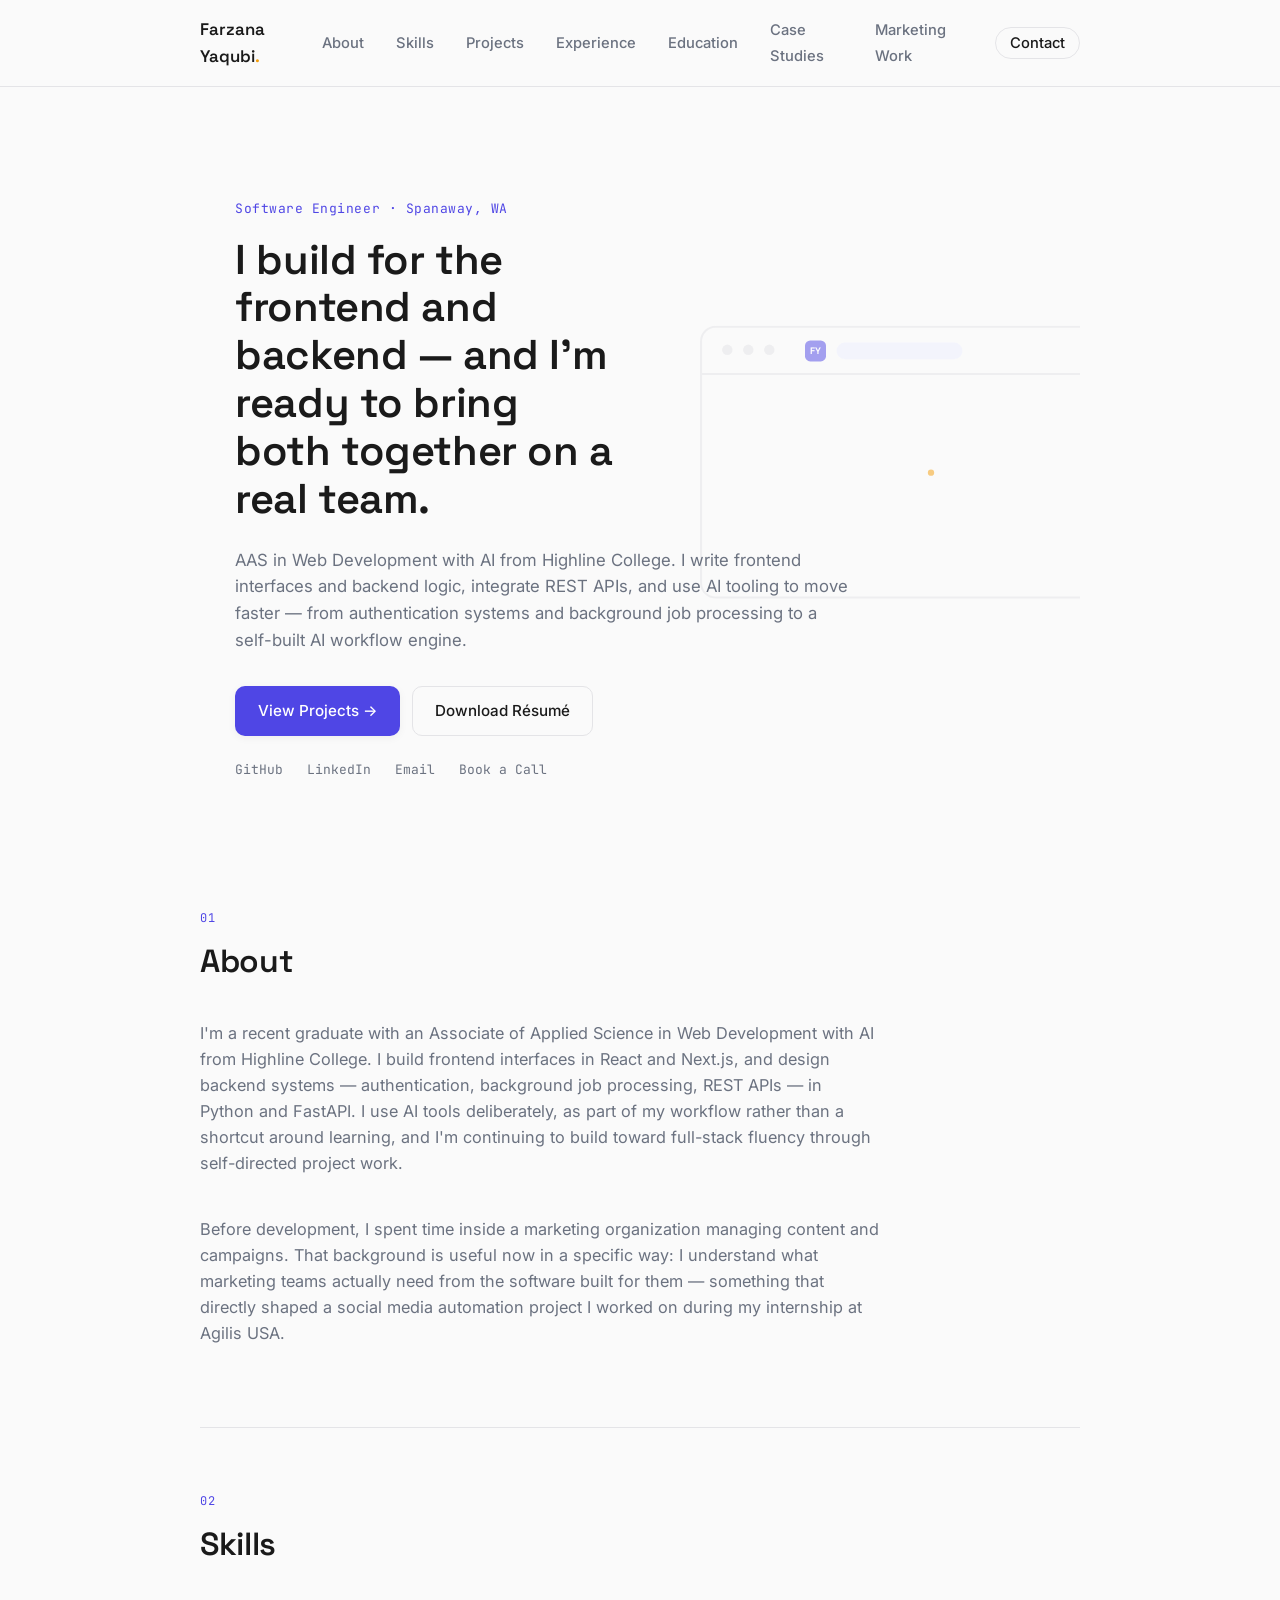
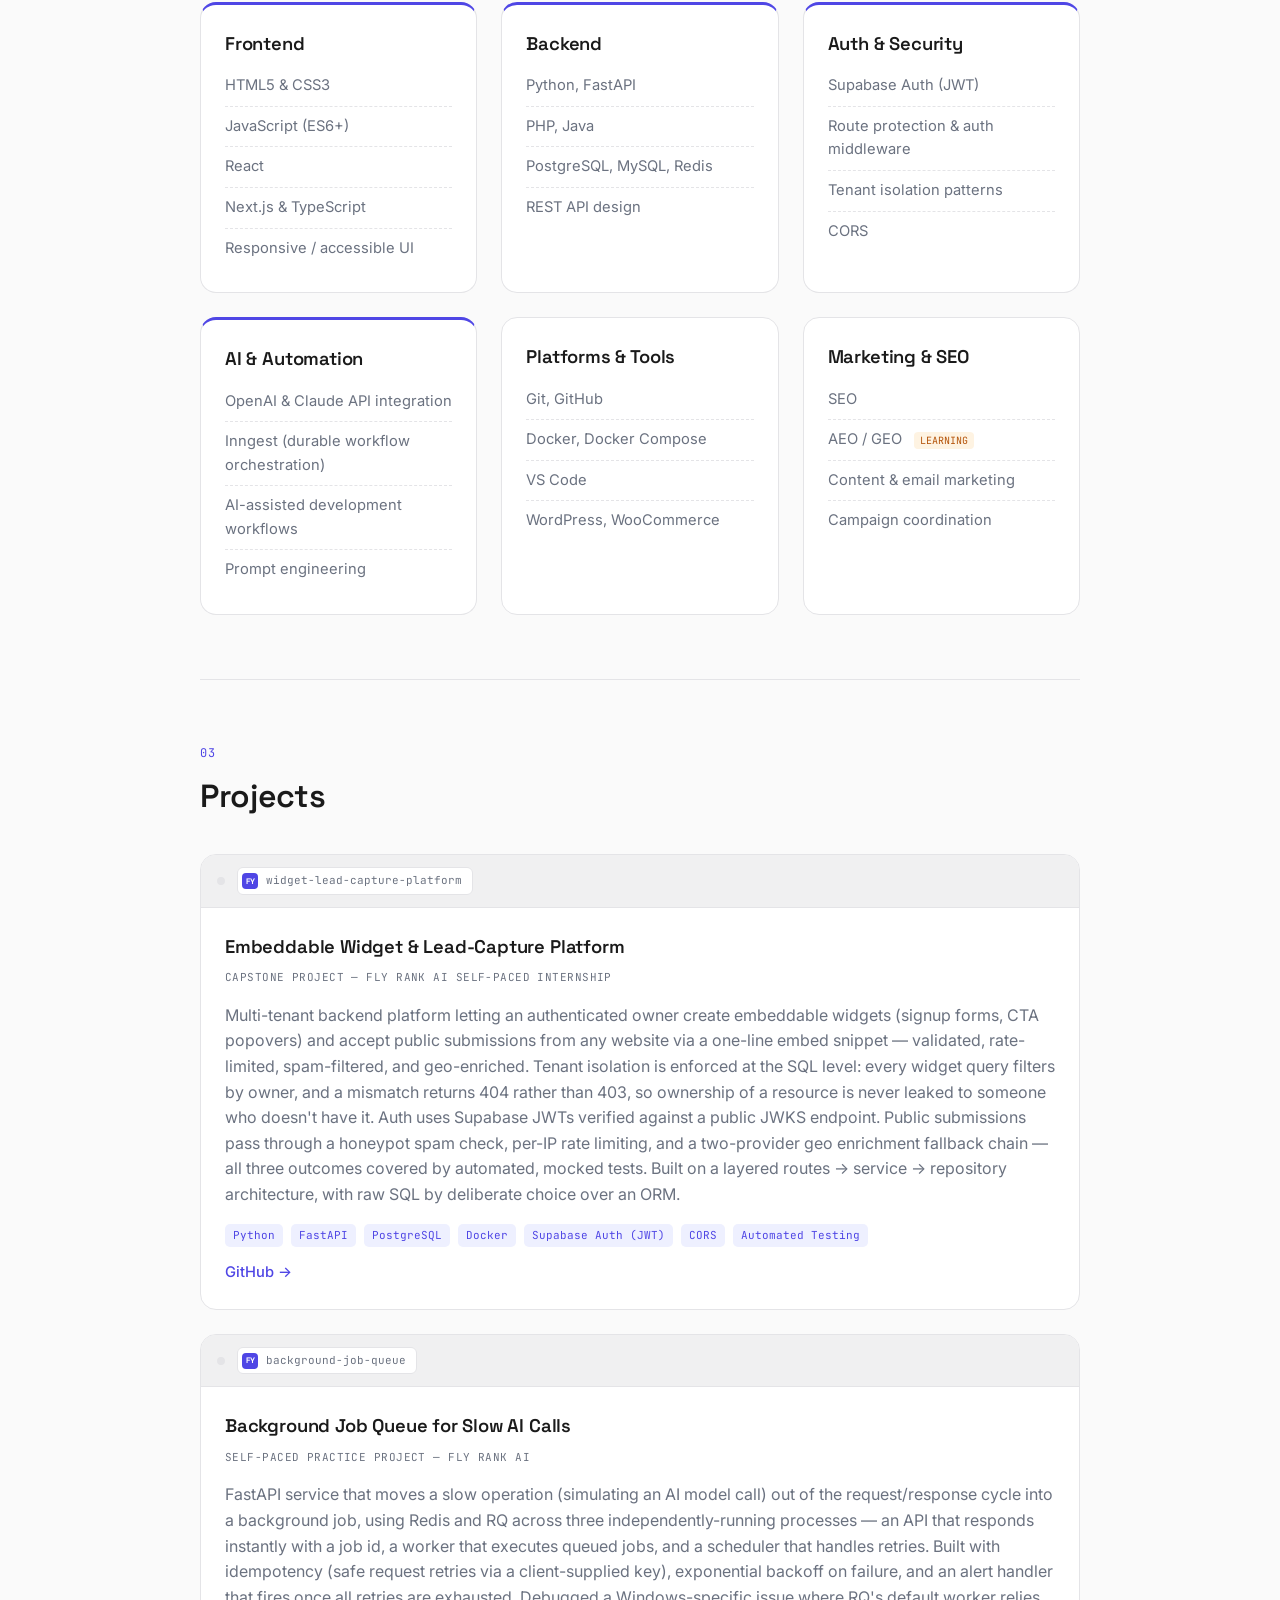
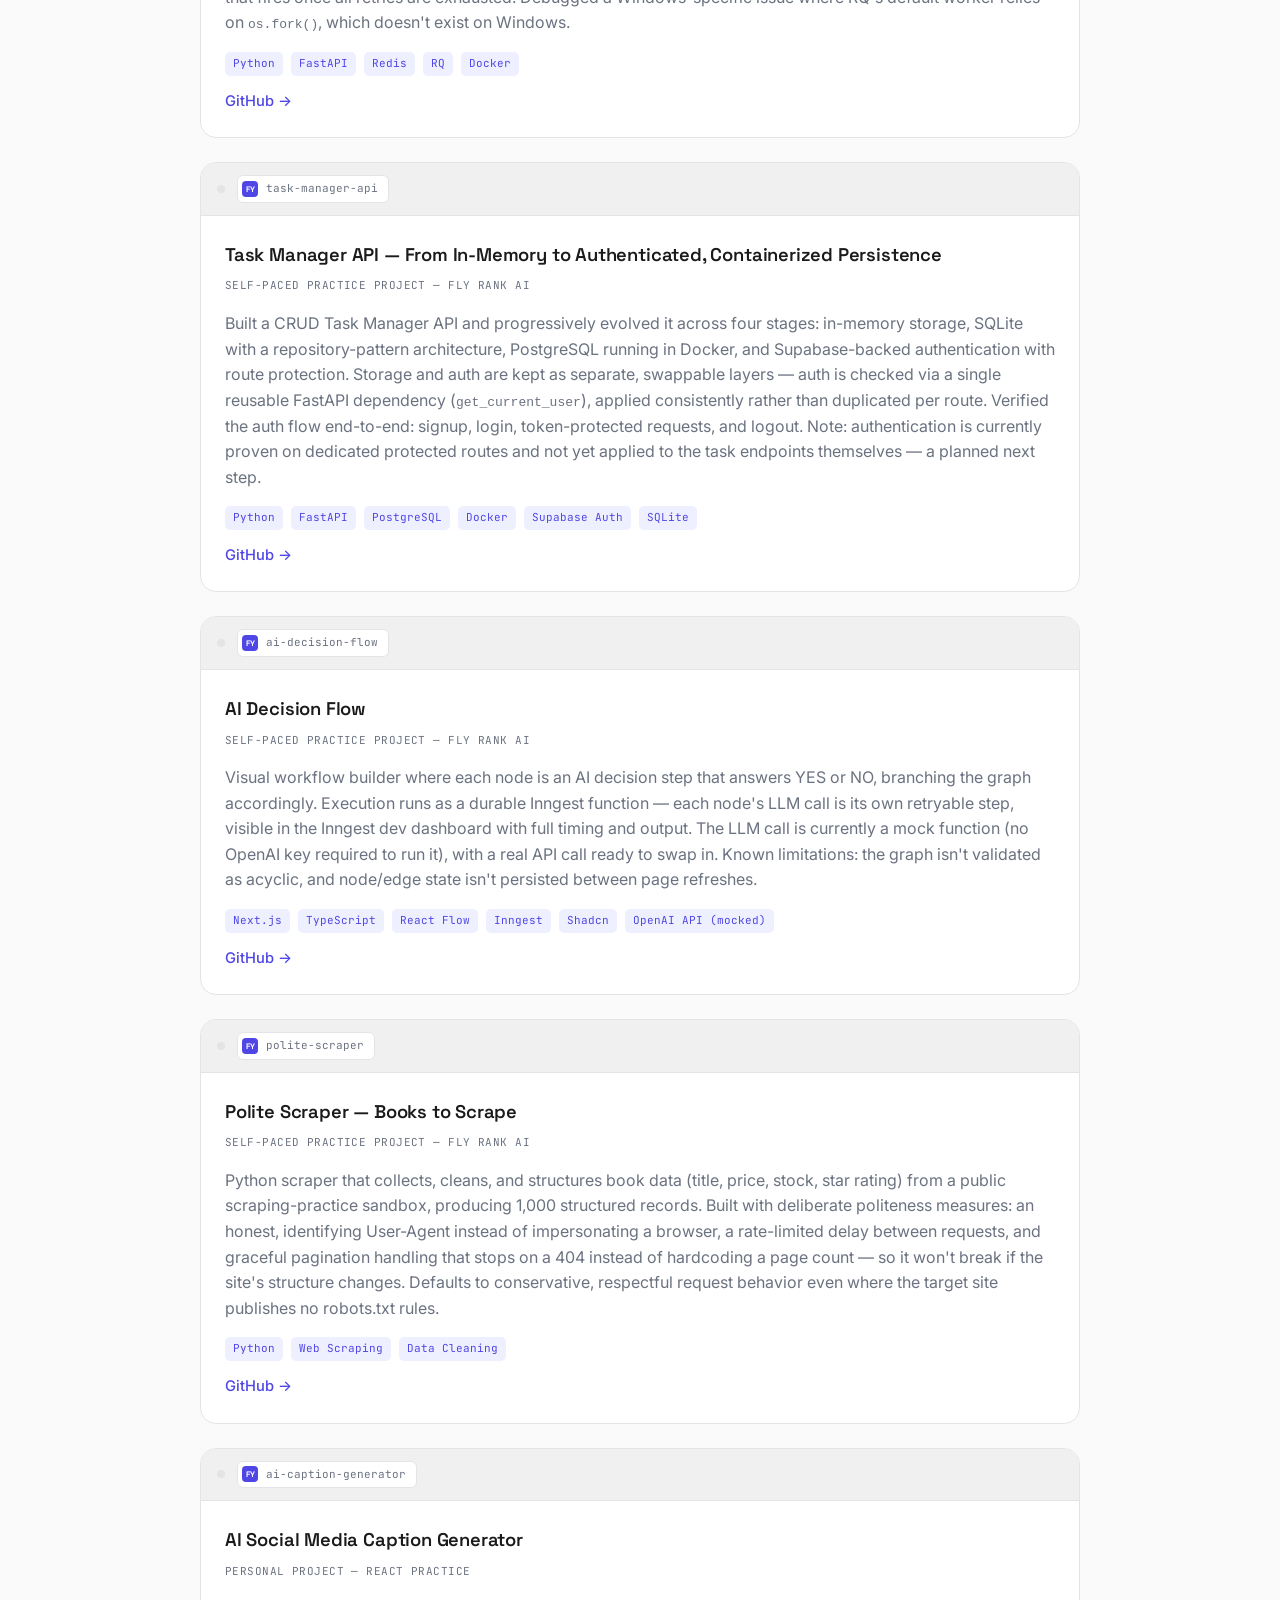
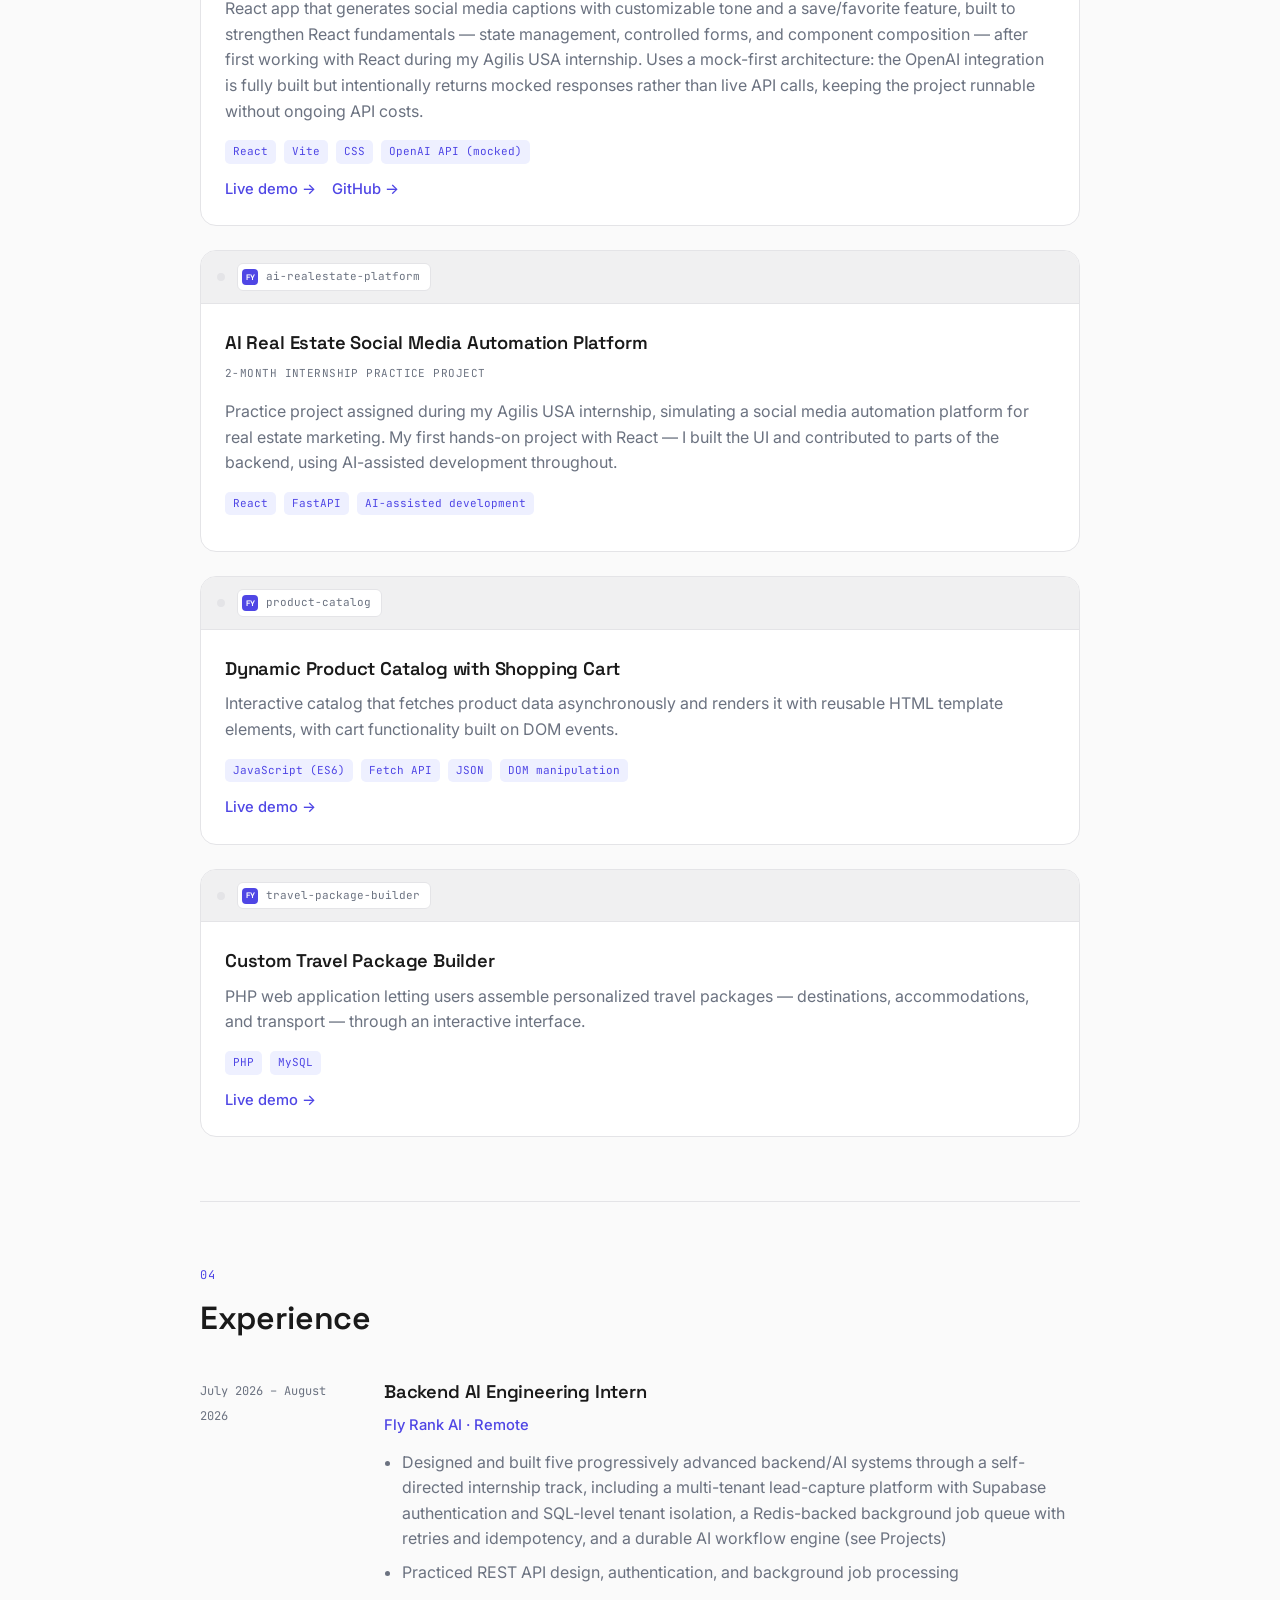
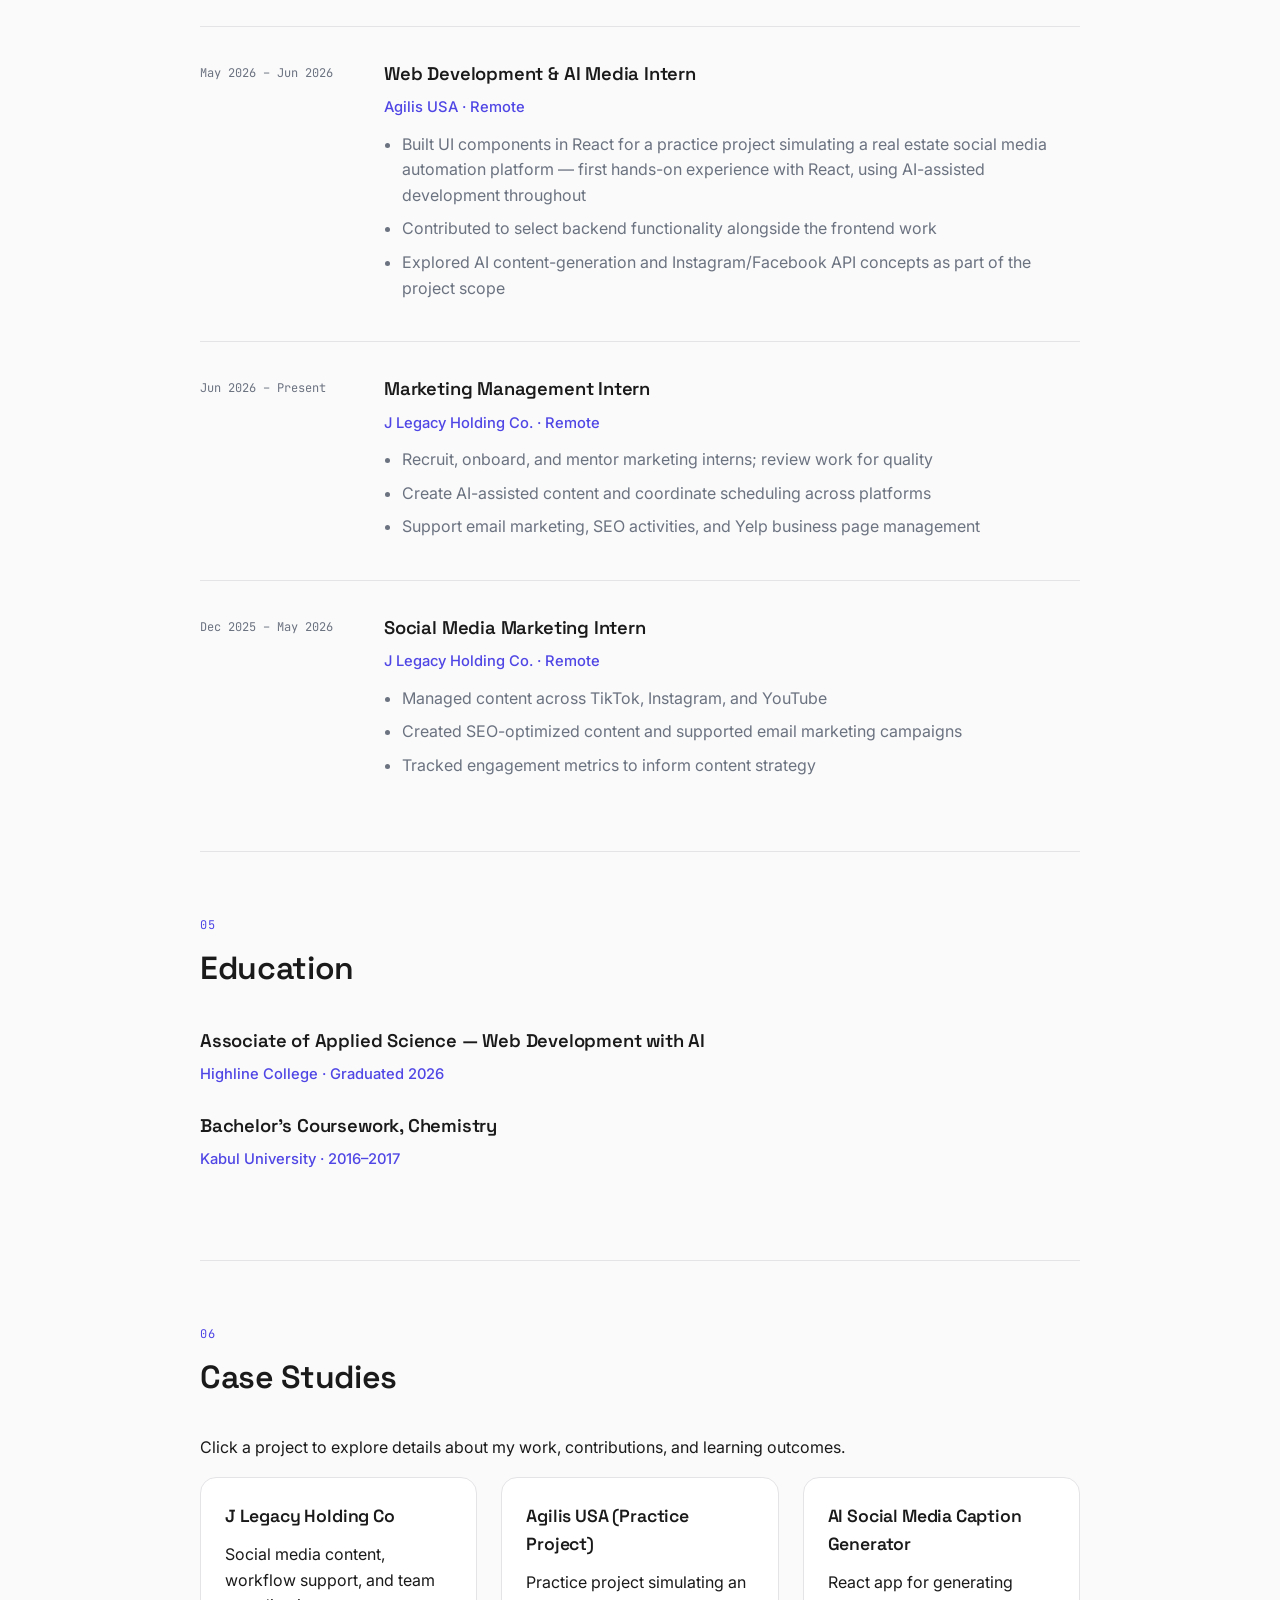
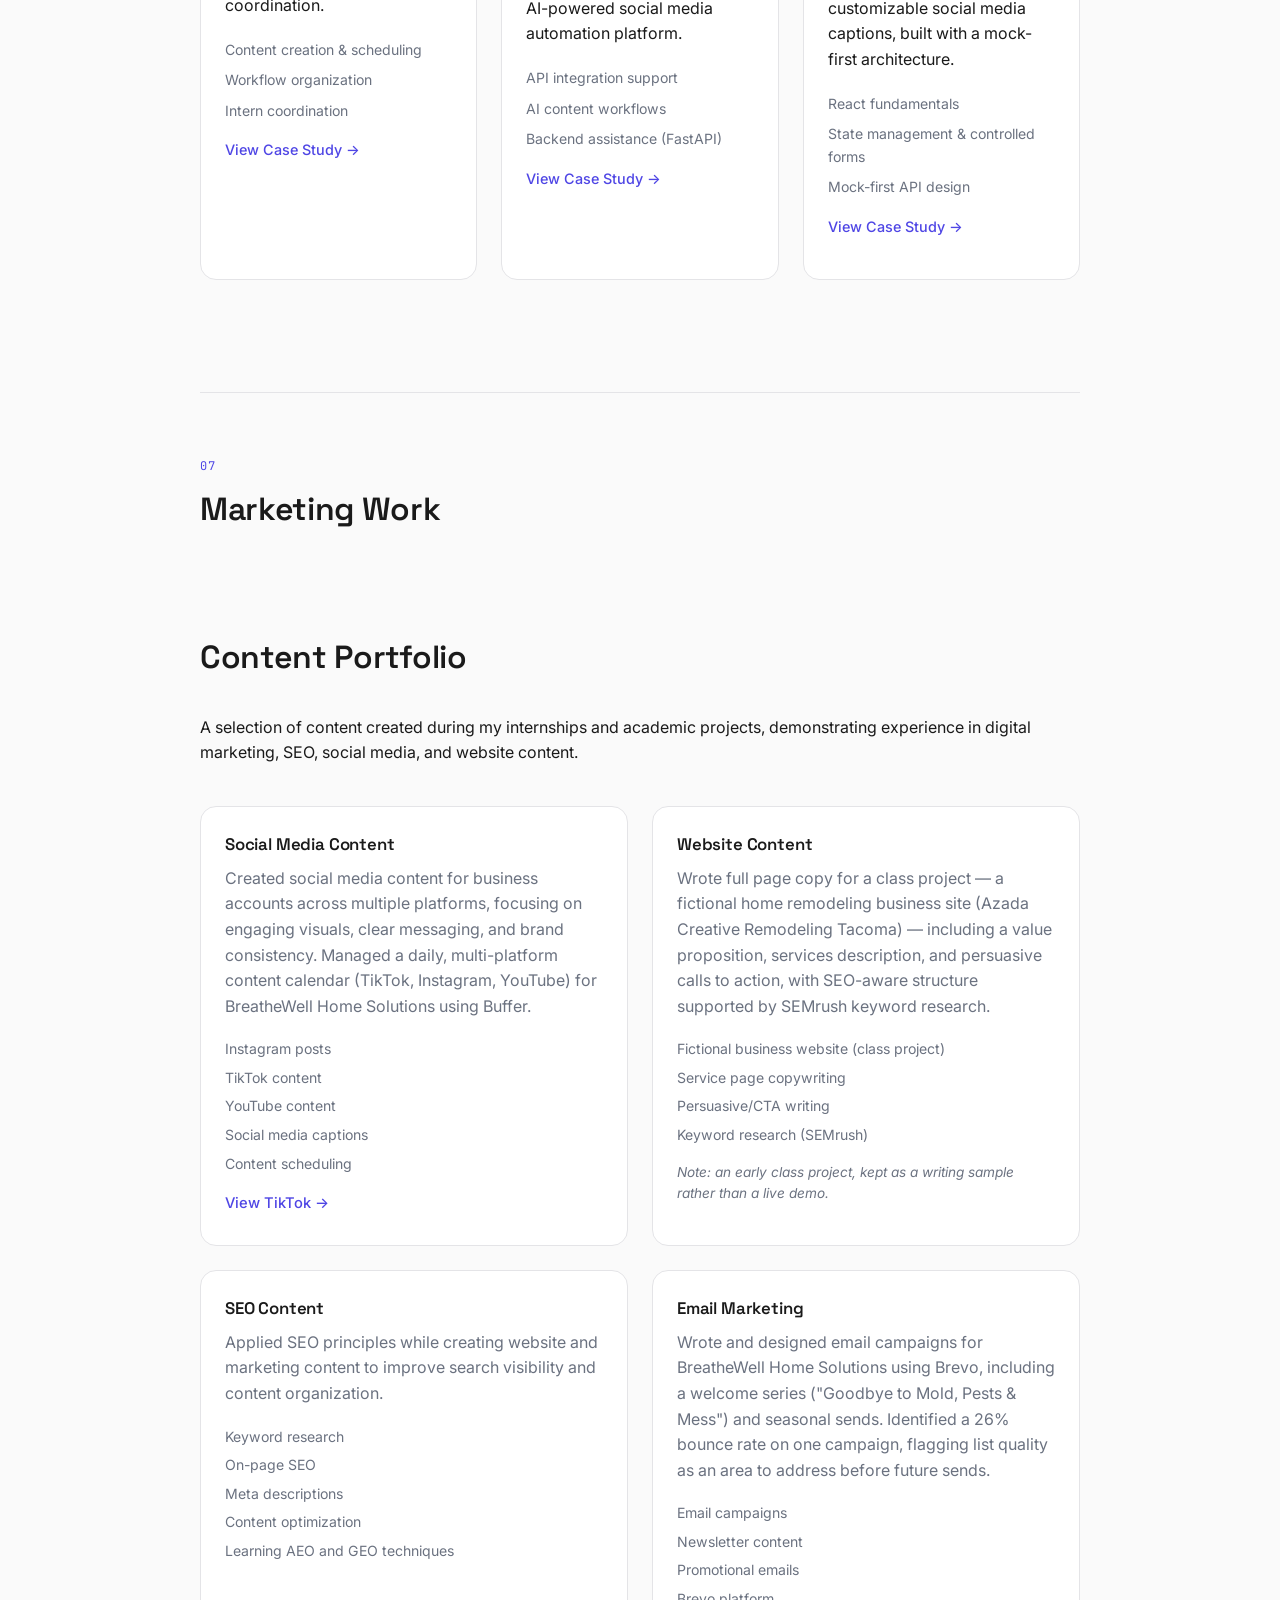
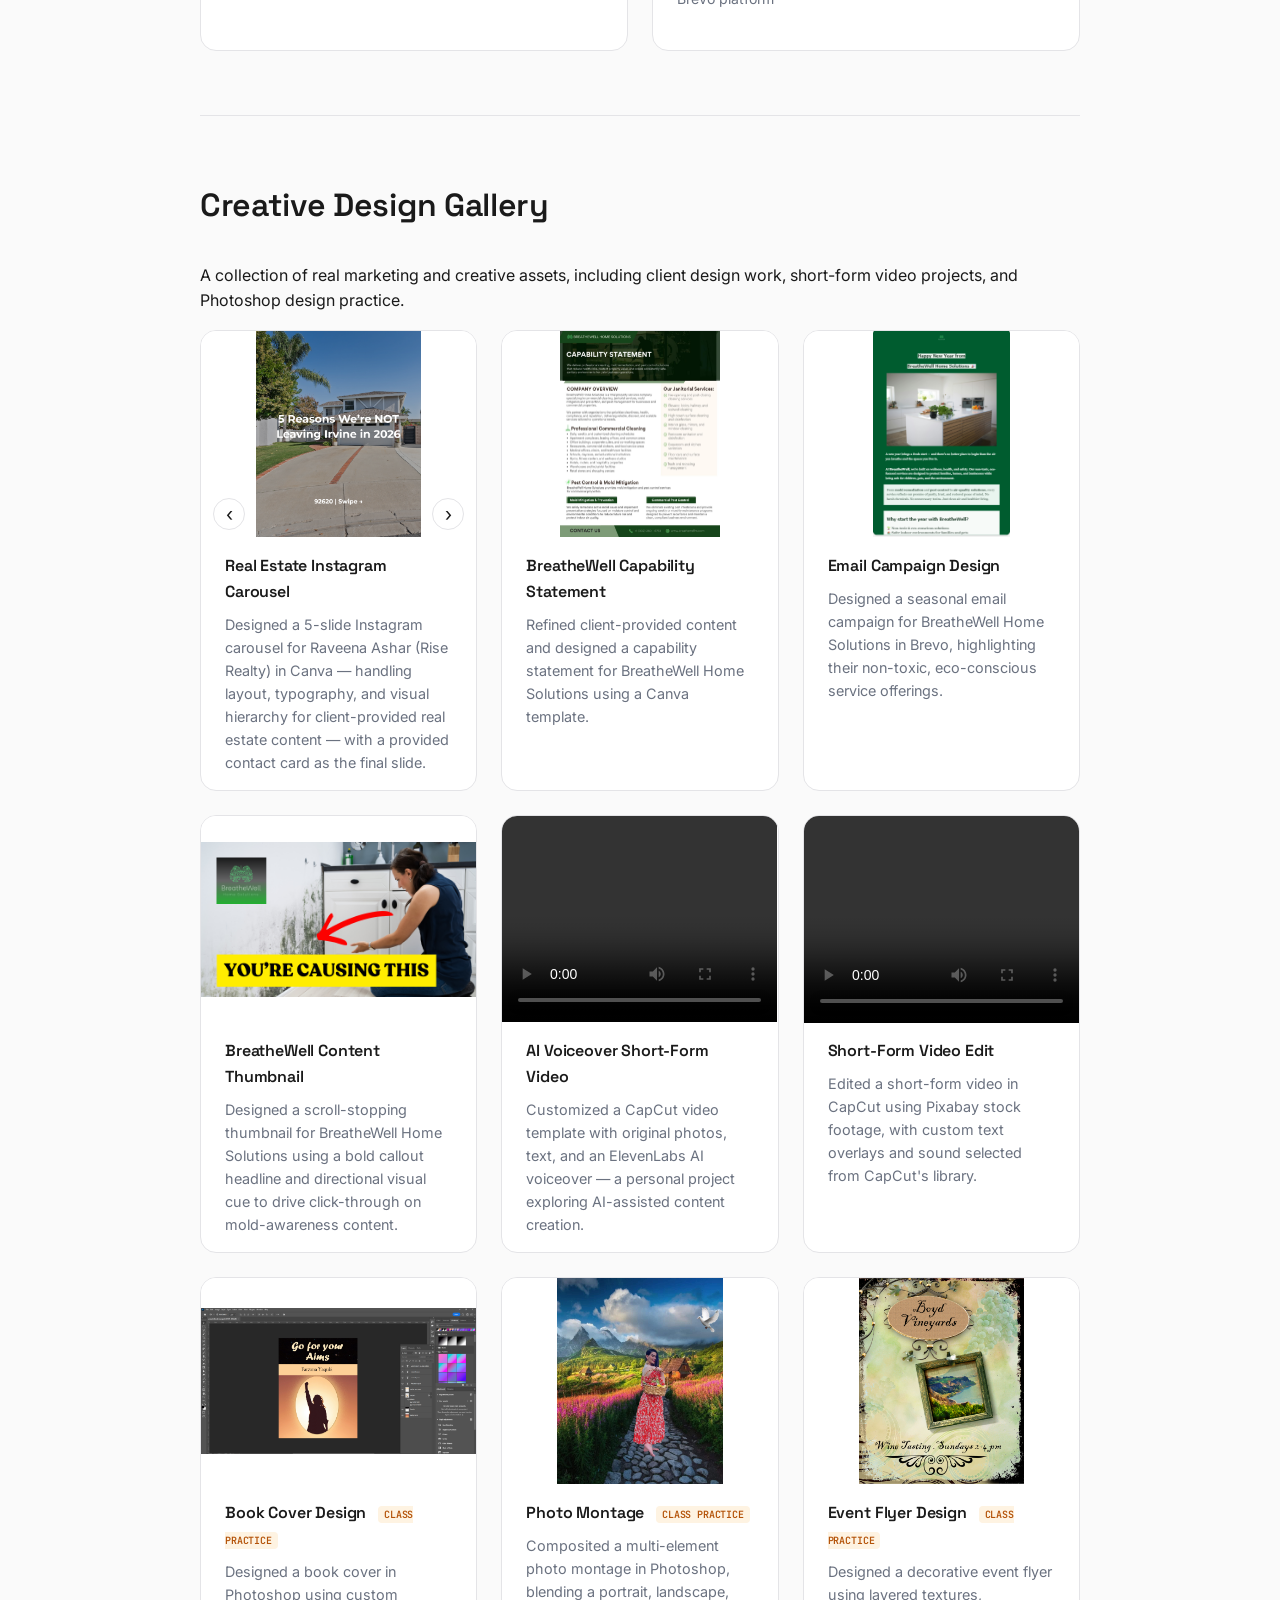
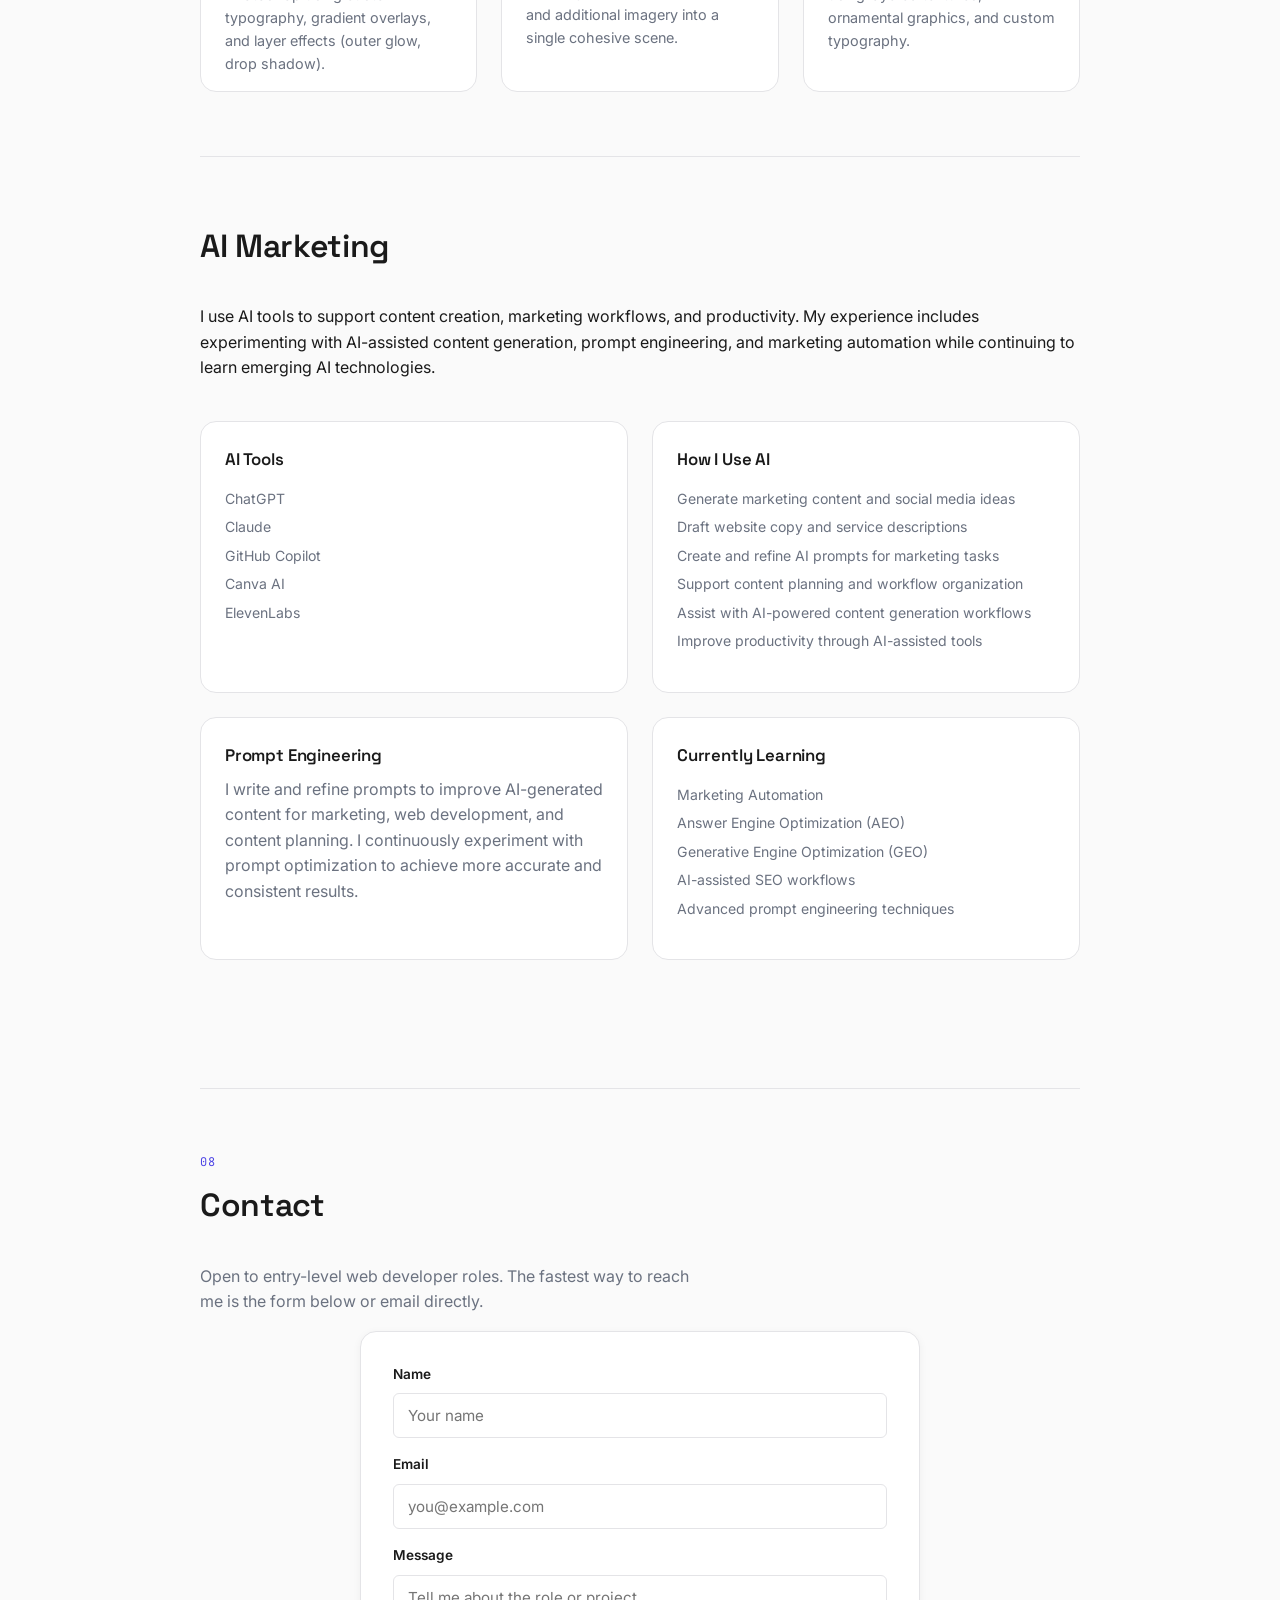
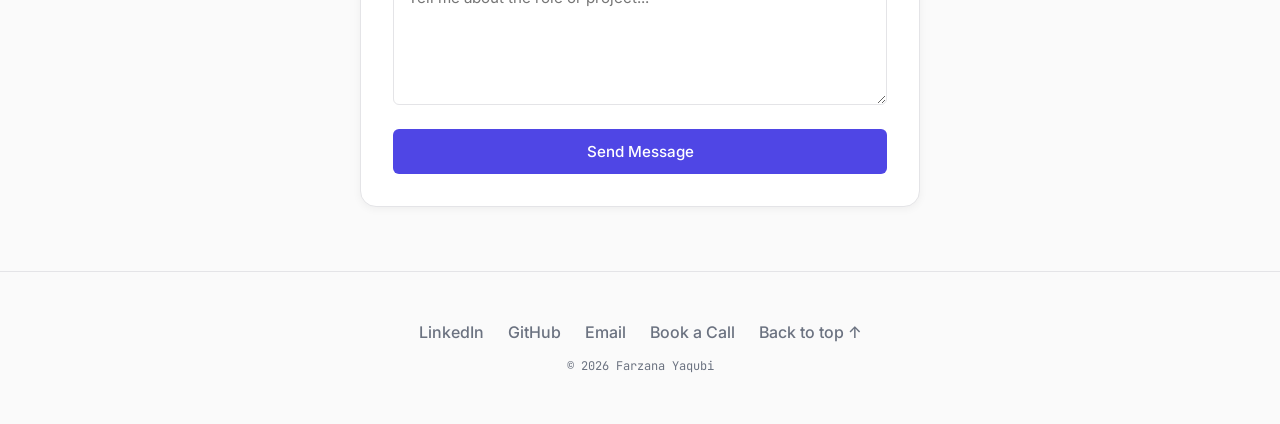
<file: index.html>
<!doctype html>
<html lang="en">
  <head>
    <meta charset="UTF-8" />
    <meta name="viewport" content="width=device-width, initial-scale=1.0" />
    <meta
      name="description"
      content="Farzana Yaqubi — Web Developer building full-stack applications with AI-assisted workflows and API integrations. AAS in Web Development with AI, Highline College."
    />
    <meta name="author" content="Farzana Yaqubi" />
    <meta property="og:title" content="Farzana Yaqubi | Software Engineer" />
    <meta
      property="og:description"
      content="Full-stack web developer building AI-integrated applications. Portfolio, projects, and experience."
    />
    <meta property="og:type" content="website" />
    <meta
      property="og:image"
      content="https://123farzana123.github.io/Portfolio-new/og-image.png"
    />
    <link rel="icon" type="image/svg+xml" href="favicon.svg" />
    <title>Farzana Yaqubi | Web Developer</title>
    <link rel="preconnect" href="https://fonts.googleapis.com" />
    <link
      href="https://fonts.googleapis.com/css2?family=Space+Grotesk:wght@500;600;700&family=Inter:wght@400;500;600&family=JetBrains+Mono:wght@400;500&display=swap"
      rel="stylesheet"
    />
    <link rel="stylesheet" href="style.css" />
  </head>

  <body>
    <a class="skip-link" href="#main">Skip to content</a>

    <!-- ================= HEADER ================= -->
    <header class="site-header">
      <nav class="navbar" aria-label="Primary navigation">
        <a class="logo" href="#top">Farzana Yaqubi<span class="dot">.</span></a>

        <button
          class="menu-toggle"
          id="menuToggle"
          aria-label="Toggle navigation"
          aria-expanded="false"
          aria-controls="primary-nav"
        >
          <span></span><span></span><span></span>
        </button>

        <ul class="nav-links" id="primary-nav">
          <li><a href="#about">About</a></li>
          <li><a href="#skills">Skills</a></li>
          <li><a href="#projects">Projects</a></li>
          <li><a href="#experience">Experience</a></li>
          <li><a href="#education">Education</a></li>
          <li><a href="#case-studies">Case Studies</a></li>
          <li><a href="#marketing-work">Marketing Work</a></li>
          <li><a href="#contact" class="nav-cta">Contact</a></li>
        </ul>
      </nav>
    </header>

    <main id="main">
      <!-- ================= HERO ================= -->
      <section id="top" class="hero">
          <div class="hero-motif" aria-hidden="true">
          <svg viewBox="0 0 400 260" fill="none" xmlns="http://www.w3.org/2000/svg">
            <rect x="1" y="1" width="398" height="258" rx="14" stroke="var(--line)" stroke-width="2"/>
            <line x1="1" y1="46" x2="399" y2="46" stroke="var(--line)" stroke-width="2"/>
            <circle cx="26" cy="23" r="5" fill="var(--line)"/>
            <circle cx="46" cy="23" r="5" fill="var(--line)"/>
            <circle cx="66" cy="23" r="5" fill="var(--line)"/>
            <rect x="100" y="14" width="20" height="20" rx="5" fill="var(--main)"/>
            <text x="110" y="27" text-anchor="middle" font-family="Space Grotesk, sans-serif" font-weight="700" font-size="9" fill="#fff">FY</text>
            <rect x="130" y="16" width="120" height="16" rx="8" fill="var(--main-tint)"/>
            <circle cx="220" cy="140" r="3" fill="var(--accent)"/>
          </svg>
        </div>
        <div class="hero-inner">
          <p class="eyebrow">Software Engineer · Spanaway, WA</p>
          <h1>
            I build for the frontend and backend — and I'm ready to bring both together on a real
            team.
          </h1>
          <p class="hero-sub">
            AAS in Web Development with AI from Highline College. I write frontend interfaces and
            backend logic, integrate REST APIs, and use AI tooling to move faster — from
            authentication systems and background job processing to a self-built AI workflow engine.
          </p>
          <div class="hero-actions">
            <a href="#projects" class="btn btn-primary">View Projects →</a>
            <a href="resume.pdf" class="btn btn-secondary" download>Download Résumé</a>
          </div>
          <ul class="hero-links">
            <li>
              <a href="https://github.com/123farzana123" target="_blank" rel="noopener">GitHub</a>
            </li>
            <li>
              <a href="https://www.linkedin.com/in/farzana-yaqubi" target="_blank" rel="noopener"
                >LinkedIn</a
              >
            </li>
            <li><a href="mailto:ff.yaqubi@gmail.com">Email</a></li>
            <li>
              <a href="https://calendar.app.google/w5HdpJ1DXxKYhHMy6" target="_blank" rel="noopener"
                >Book a Call</a
              >
            </li>
          </ul>
        </div>
      </section>

      <!-- ================= ABOUT ================= -->
      <section id="about" class="section">
        <p class="section-label">01</p>
        <h2>About</h2>
        <div class="about-grid">
          <p>
            I'm a recent graduate with an Associate of Applied Science in Web Development with AI
            from Highline College. I build frontend interfaces in React and Next.js, and design
            backend systems — authentication, background job processing, REST APIs — in Python and
            FastAPI. I use AI tools deliberately, as part of my workflow rather than a shortcut
            around learning, and I'm continuing to build toward full-stack fluency through
            self-directed project work.
          </p>
          <p>
            Before development, I spent time inside a marketing organization managing content and
            campaigns. That background is useful now in a specific way: I understand what marketing
            teams actually need from the software built for them — something that directly shaped a
            social media automation project I worked on during my internship at Agilis USA.
          </p>
        </div>
      </section>

      <!-- ================= SKILLS ================= -->
      <section id="skills" class="section">
        <p class="section-label">02</p>
        <h2>Skills</h2>

        <div class="skills-grid">
          <article class="skill-card skill-card--primary">
            <h3>Frontend</h3>
            <ul>
              <li>HTML5 &amp; CSS3</li>
              <li>JavaScript (ES6+)</li>
              <li>React</li>
              <li>Next.js &amp; TypeScript</li>
              <li>Responsive / accessible UI</li>
            </ul>
          </article>

          <article class="skill-card skill-card--primary">
            <h3>Backend</h3>
            <ul>
              <li>Python, FastAPI</li>
              <li>PHP, Java</li>
              <li>PostgreSQL, MySQL, Redis</li>
              <li>REST API design</li>
            </ul>
          </article>

          <article class="skill-card skill-card--primary">
            <h3>Auth &amp; Security</h3>
            <ul>
              <li>Supabase Auth (JWT)</li>
              <li>Route protection &amp; auth middleware</li>
              <li>Tenant isolation patterns</li>
              <li>CORS</li>
            </ul>
          </article>

          <article class="skill-card skill-card--primary">
            <h3>AI &amp; Automation</h3>
            <ul>
              <li>OpenAI &amp; Claude API integration</li>
              <li>Inngest (durable workflow orchestration)</li>
              <li>AI-assisted development workflows</li>
              <li>Prompt engineering</li>
            </ul>
          </article>

          <article class="skill-card">
            <h3>Platforms &amp; Tools</h3>
            <ul>
              <li>Git, GitHub</li>
              <li>Docker, Docker Compose</li>
              <li>VS Code</li>
              <li>WordPress, WooCommerce</li>
            </ul>
          </article>

          <article class="skill-card">
            <h3>Marketing &amp; SEO</h3>
            <ul>
              <li>SEO</li>
              <li>AEO / GEO <span class="tag">learning</span></li>
              <li>Content &amp; email marketing</li>
              <li>Campaign coordination</li>
            </ul>
          </article>
        </div>
      </section>

      <!-- ================= PROJECTS ================= -->
      <section id="projects" class="section">
        <p class="section-label">03</p>
        <h2>Projects</h2>

        <div class="project-list">
          <article class="project-card">
            <div class="tab-bar">
              <span class="tab-dot"></span>
              <div class="tab-chip">
                <span class="favicon-mini">FY</span>
                <span>widget-lead-capture-platform</span>
              </div>
            </div>
            <div class="project-body">
              <h3>Embeddable Widget &amp; Lead-Capture Platform</h3>
              <p class="project-status">Capstone project — Fly Rank AI self-paced internship</p>
              <p>
                Multi-tenant backend platform letting an authenticated owner create embeddable
                widgets (signup forms, CTA popovers) and accept public submissions from any website
                via a one-line embed snippet — validated, rate-limited, spam-filtered, and
                geo-enriched. Tenant isolation is enforced at the SQL level: every widget query
                filters by owner, and a mismatch returns 404 rather than 403, so ownership of a
                resource is never leaked to someone who doesn't have it. Auth uses Supabase JWTs
                verified against a public JWKS endpoint. Public submissions pass through a honeypot
                spam check, per-IP rate limiting, and a two-provider geo enrichment fallback chain —
                all three outcomes covered by automated, mocked tests. Built on a layered routes →
                service → repository architecture, with raw SQL by deliberate choice over an ORM.
              </p>
              <ul class="tech-list">
                <li>Python</li>
                <li>FastAPI</li>
                <li>PostgreSQL</li>
                <li>Docker</li>
                <li>Supabase Auth (JWT)</li>
                <li>CORS</li>
                <li>Automated Testing</li>
              </ul>
              <a
                class="project-link"
                href="https://github.com/123farzana123/
				flyrank-capstone-widget-platform"
                target="_blank"
                rel="noopener"
                >GitHub →
              </a>
            </div>
          </article>

          <article class="project-card">
            <div class="tab-bar">
              <span class="tab-dot"></span>
              <div class="tab-chip">
                <span class="favicon-mini">FY</span>
                <span>background-job-queue</span>
              </div>
            </div>
            <div class="project-body">
              <h3>Background Job Queue for Slow AI Calls</h3>
              <p class="project-status">Self-paced practice project — Fly Rank AI</p>
              <p>
                FastAPI service that moves a slow operation (simulating an AI model call) out of the
                request/response cycle into a background job, using Redis and RQ across three
                independently-running processes — an API that responds instantly with a job id, a
                worker that executes queued jobs, and a scheduler that handles retries. Built with
                idempotency (safe request retries via a client-supplied key), exponential backoff on
                failure, and an alert handler that fires once all retries are exhausted. Debugged a
                Windows-specific issue where RQ's default worker relies on
                <code>os.fork()</code>, which doesn't exist on Windows.
              </p>
              <ul class="tech-list">
                <li>Python</li>
                <li>FastAPI</li>
                <li>Redis</li>
                <li>RQ</li>
                <li>Docker</li>
              </ul>
              <a
                class="project-link"
                href="https://github.com/123farzana123/background-jobs"
                target="_blank"
                rel="noopener"
                >GitHub →</a
              >
            </div>
          </article>

          <article class="project-card">
            <div class="tab-bar">
              <span class="tab-dot"></span>
              <div class="tab-chip">
                <span class="favicon-mini">FY</span>
                <span>task-manager-api</span>
              </div>
            </div>
            <div class="project-body">
              <h3>Task Manager API — From In-Memory to Authenticated, Containerized Persistence</h3>
              <p class="project-status">Self-paced practice project — Fly Rank AI</p>
              <p>
                Built a CRUD Task Manager API and progressively evolved it across four stages:
                in-memory storage, SQLite with a repository-pattern architecture, PostgreSQL running
                in Docker, and Supabase-backed authentication with route protection. Storage and
                auth are kept as separate, swappable layers — auth is checked via a single reusable
                FastAPI dependency (<code>get_current_user</code>), applied consistently rather than
                duplicated per route. Verified the auth flow end-to-end: signup, login,
                token-protected requests, and logout. Note: authentication is currently proven on
                dedicated protected routes and not yet applied to the task endpoints themselves — a
                planned next step.
              </p>
              <ul class="tech-list">
                <li>Python</li>
                <li>FastAPI</li>
                <li>PostgreSQL</li>
                <li>Docker</li>
                <li>Supabase Auth</li>
                <li>SQLite</li>
              </ul>
              <a
                class="project-link"
                href="https://github.com/123farzana123/REPLACE-WITH-REPO-NAME"
                target="_blank"
                rel="noopener"
                >GitHub →</a
              >
            </div>
          </article>

          <article class="project-card">
            <div class="tab-bar">
              <span class="tab-dot"></span>
              <div class="tab-chip">
                <span class="favicon-mini">FY</span>
                <span>ai-decision-flow</span>
              </div>
            </div>
            <div class="project-body">
              <h3>AI Decision Flow</h3>
              <p class="project-status">Self-paced practice project — Fly Rank AI</p>
              <p>
                Visual workflow builder where each node is an AI decision step that answers YES or
                NO, branching the graph accordingly. Execution runs as a durable Inngest function —
                each node's LLM call is its own retryable step, visible in the Inngest dev dashboard
                with full timing and output. The LLM call is currently a mock function (no OpenAI
                key required to run it), with a real API call ready to swap in. Known limitations:
                the graph isn't validated as acyclic, and node/edge state isn't persisted between
                page refreshes.
              </p>
              <ul class="tech-list">
                <li>Next.js</li>
                <li>TypeScript</li>
                <li>React Flow</li>
                <li>Inngest</li>
                <li>Shadcn</li>
                <li>OpenAI API (mocked)</li>
              </ul>
              <a
                class="project-link"
                href="https://github.com/123farzana123/ai-decision-flow"
                target="_blank"
                rel="noopener"
                >GitHub →</a
              >
            </div>
          </article>

          <article class="project-card">
            <div class="tab-bar">
              <span class="tab-dot"></span>
              <div class="tab-chip">
                <span class="favicon-mini">FY</span>
                <span>polite-scraper</span>
              </div>
            </div>
            <div class="project-body">
              <h3>Polite Scraper — Books to Scrape</h3>
              <p class="project-status">Self-paced practice project — Fly Rank AI</p>
              <p>
                Python scraper that collects, cleans, and structures book data (title, price, stock,
                star rating) from a public scraping-practice sandbox, producing 1,000 structured
                records. Built with deliberate politeness measures: an honest, identifying
                User-Agent instead of impersonating a browser, a rate-limited delay between
                requests, and graceful pagination handling that stops on a 404 instead of hardcoding
                a page count — so it won't break if the site's structure changes. Defaults to
                conservative, respectful request behavior even where the target site publishes no
                robots.txt rules.
              </p>
              <ul class="tech-list">
                <li>Python</li>
                <li>Web Scraping</li>
                <li>Data Cleaning</li>
              </ul>
              <a
                class="project-link"
                href="https://github.com/123farzana123/polite-scraper"
                target="_blank"
                rel="noopener"
                >GitHub →</a
              >
            </div>
          </article>

          <article class="project-card">
            <div class="tab-bar">
              <span class="tab-dot"></span>
              <div class="tab-chip">
                <span class="favicon-mini">FY</span>
                <span>ai-caption-generator</span>
              </div>
            </div>
            <div class="project-body">
              <h3>AI Social Media Caption Generator</h3>
              <p class="project-status">Personal project — React practice</p>
              <p>
                React app that generates social media captions with customizable tone and a
                save/favorite feature, built to strengthen React fundamentals — state management,
                controlled forms, and component composition — after first working with React during
                my Agilis USA internship. Uses a mock-first architecture: the OpenAI integration is
                fully built but intentionally returns mocked responses rather than live API calls,
                keeping the project runnable without ongoing API costs.
              </p>
              <ul class="tech-list">
                <li>React</li>
                <li>Vite</li>
                <li>CSS</li>
                <li>OpenAI API (mocked)</li>
              </ul>
              <a
                class="project-link"
                href="https://ai-caption-generator-delta.vercel.app/"
                target="_blank"
                rel="noopener"
                >Live demo →</a
              >
              <a
                class="project-link"
                href="https://github.com/123farzana123/ai-caption-generator"
                target="_blank"
                rel="noopener"
                style="margin-left: 12px"
                >GitHub →</a
              >
            </div>
          </article>

          <article class="project-card">
            <div class="tab-bar">
              <span class="tab-dot"></span>
              <div class="tab-chip">
                <span class="favicon-mini">FY</span>
                <span>ai-realestate-platform</span>
              </div>
            </div>
            <div class="project-body">
              <h3>AI Real Estate Social Media Automation Platform</h3>
              <p class="project-status">2-month internship practice project</p>
              <p>
                Practice project assigned during my Agilis USA internship, simulating a social media
                automation platform for real estate marketing. My first hands-on project with React
                — I built the UI and contributed to parts of the backend, using AI-assisted
                development throughout.
              </p>
              <ul class="tech-list">
                <li>React</li>
                <li>FastAPI</li>
                <li>AI-assisted development</li>
              </ul>
            </div>
          </article>

          <article class="project-card">
            <div class="tab-bar">
              <span class="tab-dot"></span>
              <div class="tab-chip">
                <span class="favicon-mini">FY</span>
                <span>product-catalog</span>
              </div>
            </div>
            <div class="project-body">
              <h3>Dynamic Product Catalog with Shopping Cart</h3>
              <p>
                Interactive catalog that fetches product data asynchronously and renders it with
                reusable HTML template elements, with cart functionality built on DOM events.
              </p>
              <ul class="tech-list">
                <li>JavaScript (ES6)</li>
                <li>Fetch API</li>
                <li>JSON</li>
                <li>DOM manipulation</li>
              </ul>
              <a
                class="project-link"
                href="https://chelan.highline.edu/~123farzana123/csci212/week11/"
                target="_blank"
                rel="noopener"
                >Live demo →</a
              >
            </div>
          </article>

          <article class="project-card">
            <div class="tab-bar">
              <span class="tab-dot"></span>
              <div class="tab-chip">
                <span class="favicon-mini">FY</span>
                <span>travel-package-builder</span>
              </div>
            </div>
            <div class="project-body">
              <h3>Custom Travel Package Builder</h3>
              <p>
                PHP web application letting users assemble personalized travel packages —
                destinations, accommodations, and transport — through an interactive interface.
              </p>
              <ul class="tech-list">
                <li>PHP</li>
                <li>MySQL</li>
              </ul>
              <a
                class="project-link"
                href="https://chelan.highline.edu/~123farzana123/116/finalProject/index.php"
                target="_blank"
                rel="noopener"
                >Live demo →</a
              >
            </div>
          </article>
        </div>
      </section>

      <!-- ================= EXPERIENCE ================= -->
      <section id="experience" class="section">
        <p class="section-label">04</p>
        <h2>Experience</h2>

        <div class="timeline">
          <article class="timeline-item">
            <div class="timeline-meta">
              <span class="timeline-date">July 2026 – August 2026</span>
            </div>
            <div class="timeline-content">
              <h3>Backend AI Engineering Intern</h3>
              <p class="timeline-org">Fly Rank AI · Remote</p>
              <ul>
                <li>
                  Designed and built five progressively advanced backend/AI systems through a
                  self-directed internship track, including a multi-tenant lead-capture platform
                  with Supabase authentication and SQL-level tenant isolation, a Redis-backed
                  background job queue with retries and idempotency, and a durable AI workflow
                  engine (see Projects)
                </li>
                <li>Practiced REST API design, authentication, and background job processing</li>
              </ul>
            </div>
          </article>

          <article class="timeline-item">
            <div class="timeline-meta">
              <span class="timeline-date">May 2026 – Jun 2026</span>
            </div>
            <div class="timeline-content">
              <h3>Web Development &amp; AI Media Intern</h3>
              <p class="timeline-org">Agilis USA · Remote</p>
              <ul>
                <li>
                  Built UI components in React for a practice project simulating a real estate
                  social media automation platform — first hands-on experience with React, using
                  AI-assisted development throughout
                </li>
                <li>Contributed to select backend functionality alongside the frontend work</li>
                <li>
                  Explored AI content-generation and Instagram/Facebook API concepts as part of the
                  project scope
                </li>
              </ul>
            </div>
          </article>

          <article class="timeline-item">
            <div class="timeline-meta">
              <span class="timeline-date">Jun 2026 – Present</span>
            </div>
            <div class="timeline-content">
              <h3>Marketing Management Intern</h3>
              <p class="timeline-org">J Legacy Holding Co. · Remote</p>
              <ul>
                <li>Recruit, onboard, and mentor marketing interns; review work for quality</li>
                <li>Create AI-assisted content and coordinate scheduling across platforms</li>
                <li>Support email marketing, SEO activities, and Yelp business page management</li>
              </ul>
            </div>
          </article>

          <article class="timeline-item">
            <div class="timeline-meta">
              <span class="timeline-date">Dec 2025 – May 2026</span>
            </div>
            <div class="timeline-content">
              <h3>Social Media Marketing Intern</h3>
              <p class="timeline-org">J Legacy Holding Co. · Remote</p>
              <ul>
                <li>Managed content across TikTok, Instagram, and YouTube</li>
                <li>Created SEO-optimized content and supported email marketing campaigns</li>
                <li>Tracked engagement metrics to inform content strategy</li>
              </ul>
            </div>
          </article>
        </div>
      </section>

      <!-- ================= EDUCATION ================= -->
      <section id="education" class="section">
        <p class="section-label">05</p>
        <h2>Education</h2>
        <div class="edu-item">
          <h3>Associate of Applied Science — Web Development with AI</h3>
          <p class="timeline-org">Highline College · Graduated 2026</p>
        </div>
        <div class="edu-item">
          <h3>Bachelor's Coursework, Chemistry</h3>
          <p class="timeline-org">Kabul University · 2016–2017</p>
        </div>
      </section>

      <!-- ================= CONTACT ================= -->
      <section id="case-studies" class="section" aria-labelledby="case-title">
        <p class="section-label">06</p>

        <header>
          <h2 id="case-title">Case Studies</h2>

          <p>
            Click a project to explore details about my work, contributions, and learning outcomes.
          </p>
        </header>

        <nav class="case-study-grid" aria-label="Case study navigation">
          <article class="case-card">
            <h3>J Legacy Holding Co</h3>

            <p>Social media content, workflow support, and team coordination.</p>

            <ul>
              <li>Content creation & scheduling</li>
              <li>Workflow organization</li>
              <li>Intern coordination</li>
            </ul>

            <p>
              <a href="#case-jlegacy" class="card-link"> View Case Study → </a>
            </p>
          </article>

          <article class="case-card">
            <h3>Agilis USA (Practice Project)</h3>

            <p>Practice project simulating an AI-powered social media automation platform.</p>

            <ul>
              <li>API integration support</li>
              <li>AI content workflows</li>
              <li>Backend assistance (FastAPI)</li>
            </ul>

            <p>
              <a href="#case-agilis" class="card-link"> View Case Study → </a>
            </p>
          </article>

          <article class="case-card">
            <h3>AI Social Media Caption Generator</h3>

            <p>
              React app for generating customizable social media captions, built with a mock-first
              architecture.
            </p>

            <ul>
              <li>React fundamentals</li>
              <li>State management &amp; controlled forms</li>
              <li>Mock-first API design</li>
            </ul>

            <p>
              <a href="#case-caption-generator" class="card-link"> View Case Study → </a>
            </p>
          </article>
        </nav>

        <!-- CASE STUDY 1 -->

        <article id="case-jlegacy">
          <h3>J Legacy Holding Co — Social Media & Content Operations</h3>

          <h4>Background</h4>
          <p>
            <strong>Company:</strong> J Legacy Holding Co<br />
            <strong>Project:</strong> BreatheWell Home Solutions (Mold, Pest Control & Cleaning
            Services)<br />
            <strong>Industry:</strong> Digital Marketing / Home Services
          </p>

          <h4>Problem</h4>
          <p>
            The BreatheWell Home Solutions project required clear, structured, and trust-focused
            digital content to effectively communicate services such as mold inspection, pest
            control, and cleaning solutions. The challenge was to present these services in a simple
            and user-friendly way for a local service audience.
          </p>

          <h4>Objective</h4>
          <p>
            To structure service content in a clear and SEO-friendly format that improves
            readability, user trust, and overall digital presentation within the J Legacy Holding Co
            marketing system.
          </p>

          <h4>Analysis</h4>
          <ul>
            <li>Reviewed service categories (mold, pest control, cleaning)</li>
            <li>Identified need for trust-building and simple messaging</li>
            <li>Analyzed importance of SEO-friendly structure for local services</li>
            <li>Observed user experience needs for service-based websites</li>
          </ul>

          <h4>Approach</h4>
          <ul>
            <li>
              Edited and uploaded long-form YouTube content (ambient/wellness videos) directly to
              the channel
            </li>
            <li>Scheduled team-created short-form videos (TikTok, Instagram) using Buffer</li>
            <li>Wrote AI-assisted captions, SEO keywords, and hashtags for scheduled posts</li>
            <li>
              Drafted AI-assisted outreach message templates and prepared contact/prospect lists for
              outreach campaigns
            </li>
            <li>
              Refined client-provided content and designed capability statements, email campaigns,
              and social assets using Canva and Brevo
            </li>
          </ul>

          <h4>Results</h4>
          <ul>
            <li>Improved clarity of service presentation</li>
            <li>More structured and readable content layout</li>
            <li>Stronger foundation for SEO and user understanding</li>
            <li>Better alignment with digital marketing standards</li>
          </ul>

          <h4>Conclusion</h4>
          <p>
            This project demonstrates the ability to structure and optimize digital content for
            service-based businesses within a marketing organization. It highlights skills in
            content organization, SEO awareness, and user-focused communication.
          </p>

          <h4>Key Lessons Learned</h4>
          <ul>
            <li>Clear structure improves customer trust</li>
            <li>Simple messaging is essential for service businesses</li>
            <li>SEO-friendly content improves visibility</li>
            <li>Good content design supports business credibility</li>
          </ul>
        </article>

        <!-- CASE STUDY 2 -->
        <article id="case-agilis">
          <h3>Agilis USA — AI Social Media Automation Platform (Practice Project)</h3>

          <h4>Background</h4>
          <p>
            <strong>Company:</strong> Agilis USA<br />
            <strong>Role:</strong> Web Development & AI Media Intern<br />
            <strong>Project Type:</strong> Internship practice project simulating a real estate
            marketing automation platform
          </p>

          <h4>Project Status</h4>
          <p>
            This was a training/practice project assigned during my internship — not a live system
            deployed for a real client. It simulated the kind of social media automation platform a
            real estate marketing business might use, giving me hands-on experience with the full
            build process.
          </p>

          <h4>Problem</h4>
          <p>
            The practice scenario simulated a common real estate marketing need: reducing manual
            effort in social media publishing by streamlining content creation, media generation,
            and publishing workflows.
          </p>

          <h4>Objective</h4>
          <p>
            To practice building an AI-powered system that assists with content creation, media
            processing, and automated social media publishing, as a hands-on learning exercise.
          </p>

          <h4>My Contribution</h4>
          <ul>
            <li>Assisting with backend API development using FastAPI</li>
            <li>Supporting integration of AI tools for content generation</li>
            <li>Working on automation flow design for marketing tasks</li>
            <li>Assisting with web and landing page improvements</li>
            <li>Learning and applying API-based workflow systems</li>
          </ul>

          <h4>Technologies & Tools</h4>
          <ul>
            <li>Python</li>
            <li>FastAPI</li>
            <li>React</li>
            <li>REST APIs</li>
            <li>Claude API</li>
            <li>ElevenLabs API</li>
            <li>Instagram / Facebook APIs</li>
          </ul>

          <h4>Current Status</h4>
          <p>
            This was a defined-scope practice project completed during the internship period — it
            was not carried forward as an ongoing or deployed system afterward.
          </p>

          <h4>Key Learning Outcomes</h4>
          <ul>
            <li>Understanding real-world API integration workflows</li>
            <li>Learning AI-assisted content generation systems</li>
            <li>Working with automation pipelines</li>
            <li>Improving backend development skills in a practical environment</li>
          </ul>
        </article>

        <!-- CASE STUDY 3 -->
        <article id="case-caption-generator">
          <h3>AI Social Media Caption Generator</h3>

          <h4>Background</h4>
          <p>
            <strong>Type:</strong> Personal project<br />
            <strong>Purpose:</strong> React practice, built after first hands-on React experience
            during my Agilis USA internship<br />
            <strong>Status:</strong> Complete and deployed
          </p>

          <h4>Problem</h4>
          <p>
            Creating social media captions manually is repetitive and time-consuming, and I wanted
            hands-on practice with React fundamentals beyond what I'd learned during my internship —
            specifically state management, controlled forms, and component composition.
          </p>

          <h4>Objective</h4>
          <p>
            Build a React app that generates social media captions with customizable tone, and
            includes a save/favorite feature — while keeping the project fully runnable without
            ongoing API costs.
          </p>

          <h4>Approach</h4>
          <ul>
            <li>
              Designed a mock-first architecture: the OpenAI integration is fully built, but
              intentionally returns mocked responses rather than live API calls
            </li>
            <li>Built controlled form components to capture tone and content preferences</li>
            <li>Implemented state management for saving and favoriting generated captions</li>
            <li>Structured components for reusability and clarity</li>
          </ul>

          <h4>Technologies & Tools</h4>
          <ul>
            <li>React</li>
            <li>Vite</li>
            <li>CSS</li>
            <li>OpenAI API (mocked)</li>
          </ul>

          <h4>Results</h4>
          <ul>
            <li>Fully functional, deployed React app with no ongoing API cost</li>
            <li>Strengthened core React skills first introduced during my Agilis internship</li>
            <li>
              Demonstrated ability to design around real-world constraints (cost, API limits) with a
              mock-first approach
            </li>
          </ul>

          <h4>Key Lessons Learned</h4>
          <ul>
            <li>
              Mocking external APIs is a practical way to build and demo a project without recurring
              cost
            </li>
            <li>
              Controlled forms and state management are foundational to interactive React apps
            </li>
            <li>Component composition makes a project easier to extend later</li>
          </ul>
        </article>
      </section>

      <section id="marketing-work" class="section" aria-labelledby="marketing-work-title">
        <p class="section-label">07</p>
        <h2 id="marketing-work-title">Marketing Work</h2>
        <section id="content-portfolio" class="section" aria-labelledby="content-title">
          <header>
            <h2 id="content-title">Content Portfolio</h2>

            <p>
              A selection of content created during my internships and academic projects,
              demonstrating experience in digital marketing, SEO, social media, and website content.
            </p>
          </header>

          <article class="content-card">
            <h3>Social Media Content</h3>

            <p>
              Created social media content for business accounts across multiple platforms, focusing
              on engaging visuals, clear messaging, and brand consistency. Managed a daily,
              multi-platform content calendar (TikTok, Instagram, YouTube) for BreatheWell Home
              Solutions using Buffer.
            </p>

            <ul>
              <li>Instagram posts</li>
              <li>TikTok content</li>
              <li>YouTube content</li>
              <li>Social media captions</li>
              <li>Content scheduling</li>
            </ul>

            <a
              class="project-link"
              href="https://www.tiktok.com/@breathewellhs"
              target="_blank"
              rel="noopener"
              >View TikTok →</a
            >
          </article>

          <article class="content-card">
            <h3>Website Content</h3>

            <p>
              Wrote full page copy for a class project — a fictional home remodeling business site
              (Azada Creative Remodeling Tacoma) — including a value proposition, services
              description, and persuasive calls to action, with SEO-aware structure supported by
              SEMrush keyword research.
            </p>

            <ul>
              <li>Fictional business website (class project)</li>
              <li>Service page copywriting</li>
              <li>Persuasive/CTA writing</li>
              <li>Keyword research (SEMrush)</li>
            </ul>

            <p style="font-size: 0.85rem; color: var(--muted)">
              <em
                >Note: an early class project, kept as a writing sample rather than a live demo.</em
              >
            </p>
          </article>

          <article class="content-card">
            <h3>SEO Content</h3>

            <p>
              Applied SEO principles while creating website and marketing content to improve search
              visibility and content organization.
            </p>

            <ul>
              <li>Keyword research</li>
              <li>On-page SEO</li>
              <li>Meta descriptions</li>
              <li>Content optimization</li>
              <li>Learning AEO and GEO techniques</li>
            </ul>
          </article>

          <article class="content-card">
            <h3>Email Marketing</h3>

            <p>
              Wrote and designed email campaigns for BreatheWell Home Solutions using Brevo,
              including a welcome series ("Goodbye to Mold, Pests & Mess") and seasonal sends.
              Identified a 26% bounce rate on one campaign, flagging list quality as an area to
              address before future sends.
            </p>

            <ul>
              <li>Email campaigns</li>
              <li>Newsletter content</li>
              <li>Promotional emails</li>
              <li>Brevo platform</li>
            </ul>
          </article>
        </section>

        <!-- ================= Creative Design Gallery ================= -->
        <section id="creative-gallery" class="section" aria-labelledby="gallery-title">
          <header>
            <h2 id="gallery-title">Creative Design Gallery</h2>

            <p>
              A collection of real marketing and creative assets, including client design work,
              short-form video projects, and Photoshop design practice.
            </p>
          </header>

          <section class="gallery-grid" aria-label="Creative design portfolio">
            <figure class="gallery-card gallery-carousel" data-carousel>
              <div class="carousel-track">
                <img
                  src="images/raveena-carousel-1.jpg"
                  alt="Real estate carousel slide 1 of 6: 5 Reasons We're NOT Leaving Irvine in 2026"
                  class="is-active"
                />
                <img
                  src="images/raveena-carousel-2.png"
                  alt="Real estate carousel slide 2 of 6: Schools = Resale Insurance"
                />
                <img
                  src="images/raveena-carousel-3.png"
                  alt="Real estate carousel slide 3 of 6: 10-Min Life vs 90-Min Commute"
                />
                <img
                  src="images/raveena-carousel-4.png"
                  alt="Real estate carousel slide 4 of 6: Your Home Can Offset Your Mortgage"
                />
                <img
                  src="images/raveena-carousel-5.png"
                  alt="Real estate carousel slide 5 of 6: Stay Where Appreciation Lives"
                />
                <img
                  src="images/raveena-carousel-6.png"
                  alt="Real estate carousel slide 6 of 6: contact card for Raveena Ashar, Rise Realty"
                />
              </div>

              <button type="button" class="carousel-btn carousel-prev" aria-label="Previous slide">
                ‹
              </button>
              <button type="button" class="carousel-btn carousel-next" aria-label="Next slide">
                ›
              </button>

              <div class="carousel-dots">
                <button
                  type="button"
                  class="carousel-dot is-active"
                  aria-label="Go to slide 1"
                ></button>
                <button type="button" class="carousel-dot" aria-label="Go to slide 2"></button>
                <button type="button" class="carousel-dot" aria-label="Go to slide 3"></button>
                <button type="button" class="carousel-dot" aria-label="Go to slide 4"></button>
                <button type="button" class="carousel-dot" aria-label="Go to slide 5"></button>
                <button type="button" class="carousel-dot" aria-label="Go to slide 6"></button>
              </div>

              <figcaption>
                <h3>Real Estate Instagram Carousel</h3>

                <p>
                  Designed a 5-slide Instagram carousel for Raveena Ashar (Rise Realty) in Canva —
                  handling layout, typography, and visual hierarchy for client-provided real estate
                  content — with a provided contact card as the final slide.
                </p>
              </figcaption>
            </figure>

            <figure class="gallery-card">
              <img
                src="images/breathewell-capability-statement-1.jpg"
                alt="BreatheWell Home Solutions capability statement design"
              />

              <figcaption>
                <h3>BreatheWell Capability Statement</h3>

                <p>
                  Refined client-provided content and designed a capability statement for
                  BreatheWell Home Solutions using a Canva template.
                </p>
              </figcaption>
            </figure>

            <figure class="gallery-card">
              <img
                src="images/breathewell-email-template.jpg"
                alt="BreatheWell Home Solutions New Year email campaign design"
              />

              <figcaption>
                <h3>Email Campaign Design</h3>

                <p>
                  Designed a seasonal email campaign for BreatheWell Home Solutions in Brevo,
                  highlighting their non-toxic, eco-conscious service offerings.
                </p>
              </figcaption>
            </figure>

            <figure class="gallery-card">
              <img
                src="images/breathewell-thumbnail.jpg"
                alt="BreatheWell Home Solutions mold-awareness thumbnail"
              />

              <figcaption>
                <h3>BreatheWell Content Thumbnail</h3>

                <p>
                  Designed a scroll-stopping thumbnail for BreatheWell Home Solutions using a bold
                  callout headline and directional visual cue to drive click-through on
                  mold-awareness content.
                </p>
              </figcaption>
            </figure>

            <figure class="gallery-card">
              <video
                src="videos/elevenlabs-voiceover-project.mp4"
                controls
                preload="metadata"
                aria-label="Short-form video with ElevenLabs AI voiceover and CapCut template, personal project"
              >
                Your browser doesn't support embedded video.
                <a href="videos/elevenlabs-voiceover-project.mp4">Download the video</a> to view it.
              </video>

              <figcaption>
                <h3>AI Voiceover Short-Form Video</h3>

                <p>
                  Customized a CapCut video template with original photos, text, and an ElevenLabs
                  AI voiceover — a personal project exploring AI-assisted content creation.
                </p>
              </figcaption>
            </figure>

            <figure class="gallery-card">
              <video
                src="videos/capcut-pixabay-edit.mp4"
                controls
                preload="metadata"
                aria-label="Short-form video edited in CapCut using Pixabay stock footage"
              >
                Your browser doesn't support embedded video.
                <a href="videos/capcut-pixabay-edit.mp4">Download the video</a> to view it.
              </video>

              <figcaption>
                <h3>Short-Form Video Edit</h3>

                <p>
                  Edited a short-form video in CapCut using Pixabay stock footage, with custom text
                  overlays and sound selected from CapCut's library.
                </p>
              </figcaption>
            </figure>

            <figure class="gallery-card">
              <img src="images/book-cover-design.png" alt="Book cover design in Photoshop" />

              <figcaption>
                <h3>Book Cover Design <span class="tag">Class Practice</span></h3>

                <p>
                  Designed a book cover in Photoshop using custom typography, gradient overlays, and
                  layer effects (outer glow, drop shadow).
                </p>
              </figcaption>
            </figure>

            <figure class="gallery-card">
              <img
                src="images/photo-montage.jpg"
                alt="Composited photo montage created in Photoshop"
              />

              <figcaption>
                <h3>Photo Montage <span class="tag">Class Practice</span></h3>

                <p>
                  Composited a multi-element photo montage in Photoshop, blending a portrait,
                  landscape, and additional imagery into a single cohesive scene.
                </p>
              </figcaption>
            </figure>

            <figure class="gallery-card">
              <img src="images/vineyard-flyer.png" alt="Boyd Vineyards wine tasting event flyer" />

              <figcaption>
                <h3>Event Flyer Design <span class="tag">Class Practice</span></h3>

                <p>
                  Designed a decorative event flyer using layered textures, ornamental graphics, and
                  custom typography.
                </p>
              </figcaption>
            </figure>
          </section>
        </section>

        <!-- ================= AI Marketing ================= -->
        <section id="ai-marketing" class="section" aria-labelledby="ai-marketing-title">
          <header>
            <h2 id="ai-marketing-title">AI Marketing</h2>

            <p>
              I use AI tools to support content creation, marketing workflows, and productivity. My
              experience includes experimenting with AI-assisted content generation, prompt
              engineering, and marketing automation while continuing to learn emerging AI
              technologies.
            </p>
          </header>

          <article>
            <h3>AI Tools</h3>

            <ul>
              <li>ChatGPT</li>
              <li>Claude</li>
              <li>GitHub Copilot</li>
              <li>Canva AI</li>
              <li>ElevenLabs</li>
            </ul>
          </article>

          <article>
            <h3>How I Use AI</h3>

            <ul>
              <li>Generate marketing content and social media ideas</li>
              <li>Draft website copy and service descriptions</li>
              <li>Create and refine AI prompts for marketing tasks</li>
              <li>Support content planning and workflow organization</li>
              <li>Assist with AI-powered content generation workflows</li>
              <li>Improve productivity through AI-assisted tools</li>
            </ul>
          </article>

          <article>
            <h3>Prompt Engineering</h3>

            <p>
              I write and refine prompts to improve AI-generated content for marketing, web
              development, and content planning. I continuously experiment with prompt optimization
              to achieve more accurate and consistent results.
            </p>
          </article>

          <article>
            <h3>Currently Learning</h3>

            <ul>
              <li>Marketing Automation</li>
              <li>Answer Engine Optimization (AEO)</li>
              <li>Generative Engine Optimization (GEO)</li>
              <li>AI-assisted SEO workflows</li>
              <li>Advanced prompt engineering techniques</li>
            </ul>
          </article>
        </section>
      </section>

      <section id="contact" class="section section-contact">
        <p class="section-label">08</p>
        <h2>Contact</h2>
        <p class="contact-lede">
          Open to entry-level web developer roles. The fastest way to reach me is the form below or
          email directly.
        </p>

        <form
          class="contact-card"
          id="contactForm"
          action="https://formspree.io/f/mkoloyvj"
          method="POST"
        >
          <label>
            <span>Name</span>
            <input type="text" name="name" required placeholder="Your name" />
          </label>
          <label>
            <span>Email</span>
            <input type="email" name="email" required placeholder="you@example.com" />
          </label>
          <label>
            <span>Message</span>
            <textarea
              name="message"
              required
              placeholder="Tell me about the role or project..."
            ></textarea>
          </label>
          <button type="submit" id="submitBtn">Send Message</button>
          <div class="success-message" id="successMessage">
            <div class="checkmark">✓</div>
            <p>Message sent — thank you.</p>
          </div>
        </form>
      </section>
    </main>

    <!-- ================= FOOTER ================= -->
    <footer class="site-footer">
      <nav aria-label="Social links" class="footer-links">
        <a
          href="https://www.linkedin.com/in/farzana-yaqubi"
          target="_blank"
          rel="noopener noreferrer"
          >LinkedIn</a
        >
        <a href="https://github.com/123farzana123" target="_blank" rel="noopener noreferrer"
          >GitHub</a
        >
        <a href="mailto:ff.yaqubi@gmail.com">Email</a>
        <a
          href="https://calendar.app.google/w5HdpJ1DXxKYhHMy6"
          target="_blank"
          rel="noopener noreferrer"
          >Book a Call</a
        >
        <a href="#top">Back to top ↑</a>
      </nav>
      <p>© 2026 Farzana Yaqubi</p>
    </footer>

    <script src="script.js"></script>

    <!-- Cloudflare Web Analytics -->
    <script
      type="module"
      src="https://static.cloudflareinsights.com/beacon.min.js"
      data-cf-beacon='{"token": "234e36f2ef684aa1b1906a9c1b3b0553"}'
    ></script>
    <!-- End Cloudflare Web Analytics -->
  </body>
</html>
</file>
<file: style.css>
/* ==================================================
   DESIGN TOKENS — sourced from identity-kit.html
   Extended here with states, focus rings, and spacing
   that a print-style kit doesn't define.
================================================== */

:root {
  --bg: #FAFAFA;
  --surface: #FFFFFF;
  --text: #1A1A1A;
  --muted: #6B7280;
  --line: #E4E4E7;

  --main: #4F46E5;
  --main-tint: #EEF0FF;
  --main-dark: #4338CA;
  --accent: #F59E0B;
  --accent-dark: #B45309;

  --font-head: 'Space Grotesk', sans-serif;
  --font-body: 'Inter', sans-serif;
  --font-mono: 'JetBrains Mono', monospace;

  --space-1: 4px;
  --space-2: 8px;
  --space-3: 12px;
  --space-4: 16px;
  --space-5: 24px;
  --space-6: 32px;
  --space-7: 48px;
  --space-8: 64px;
  --space-9: 96px;

  --radius-sm: 6px;
  --radius-md: 10px;
  --radius-lg: 16px;

  --shadow-sm: 0 2px 8px rgba(26,26,26,0.05);
  --shadow-md: 0 16px 36px rgba(26,26,26,0.08);

  --transition: 0.2s ease;
  --max-width: 880px;
}

* { box-sizing: border-box; }

html { scroll-behavior: smooth; }

body {
  margin: 0;
  background: var(--bg);
  color: var(--text);
  font-family: var(--font-body);
  line-height: 1.6;
  -webkit-font-smoothing: antialiased;
}

img, video { max-width: 100%; display: block; }
input, button, textarea { font-family: inherit; }

.skip-link {
  position: absolute;
  left: -999px;
  top: 0;
  background: var(--main);
  color: #fff;
  padding: var(--space-3) var(--space-4);
  z-index: 2000;
}
.skip-link:focus {
  left: var(--space-4);
  top: var(--space-4);
}

:focus-visible {
  outline: 2px solid var(--main);
  outline-offset: 3px;
}

/* ==================================================
   TYPOGRAPHY
================================================== */

h1, h2, h3 {
  font-family: var(--font-head);
  font-weight: 600;
  margin: 0;
  color: var(--text);
  letter-spacing: -0.01em;
}

h2 {
  font-size: clamp(1.6rem, 3vw, 2rem);
  margin-bottom: var(--space-6);
}

h3 {
  font-size: 1.15rem;
  margin-bottom: var(--space-2);
}

p { margin: 0 0 var(--space-4) 0; }

a {
  color: var(--main);
  text-decoration: none;
  transition: opacity var(--transition);
}
a:hover { opacity: 0.75; }

.section-label {
  font-family: var(--font-mono);
  font-size: 12px;
  color: var(--main);
  letter-spacing: 0.08em;
  text-transform: uppercase;
  margin-bottom: var(--space-2);
}

/* ==================================================
   LAYOUT
================================================== */

main {
  width: min(var(--max-width), 92%);
  margin-inline: auto;
}

.section {
  padding-block: var(--space-8);
  border-bottom: 1px solid var(--line);
}
.section:last-of-type { border-bottom: none; }

/* ==================================================
   HEADER / NAV
================================================== */

.site-header {
  position: sticky;
  top: 0;
  z-index: 1000;
  background: rgba(250,250,250,0.9);
  backdrop-filter: blur(10px);
  border-bottom: 1px solid var(--line);
}

.navbar {
  width: min(var(--max-width), 92%);
  margin-inline: auto;
  display: flex;
  align-items: center;
  justify-content: space-between;
  padding: var(--space-4) 0;
}

.logo {
  font-family: var(--font-head);
  font-weight: 600;
  font-size: 1.05rem;
  color: var(--text);
}
.logo .dot { color: var(--accent); }
.logo:hover { opacity: 1; }

.nav-links {
  display: flex;
  align-items: center;
  gap: var(--space-6);
  list-style: none;
  margin: 0;
  padding: 0;
}

.nav-links a {
  font-size: 0.92rem;
  font-weight: 500;
  color: var(--muted);
}
.nav-links a:hover { color: var(--text); opacity: 1; }

.nav-cta {
  border: 1px solid var(--line);
  border-radius: 999px;
  padding: 6px 14px !important;
  color: var(--text) !important;
}
.nav-cta:hover { border-color: var(--main); color: var(--main) !important; }

.menu-toggle {
  display: none;
  flex-direction: column;
  gap: 4px;
  background: none;
  border: none;
  cursor: pointer;
  padding: var(--space-2);
}
.menu-toggle span {
  width: 22px;
  height: 2px;
  background: var(--text);
}

@media (max-width: 768px) {
  .menu-toggle { display: flex; }
  .nav-links {
    display: none;
    position: absolute;
    top: 62px;
    right: 4%;
    left: 4%;
    flex-direction: column;
    align-items: flex-start;
    gap: var(--space-4);
    background: var(--surface);
    border: 1px solid var(--line);
    border-radius: var(--radius-md);
    padding: var(--space-5);
    box-shadow: var(--shadow-md);
  }
  .nav-links.active { display: flex; }
}

/* ==================================================
   HERO
================================================== */

.hero {
  padding: clamp(4rem, 10vw, 7rem) 0 var(--space-8);
}

.hero-motif {
  position: absolute;
  top: 50%;
  right: -40px;
  transform: translateY(-50%);
  width: 420px;
  opacity: 0.5;
  pointer-events: none;
  z-index: 0;
}

.hero { position: relative; overflow: hidden; }
.hero-inner { position: relative; z-index: 1; }

@media (max-width: 1100px) {
  .hero-motif { display: none; }
}

.hero-inner {
  width: min(var(--max-width), 92%);
  margin-inline: auto;
}

.eyebrow {
  font-family: var(--font-mono);
  font-size: 13px;
  color: var(--main);
  letter-spacing: 0.04em;
}

.hero h1 {
  font-size: clamp(1.6rem, 4vw, 2.6rem);
  line-height: 1.15;
  max-width: 14ch;
  margin: var(--space-4) 0 var(--space-5);
}

.hero-sub {
  max-width: 56ch;
  font-size: 1.05rem;
  color: var(--muted);
}

.hero-actions {
  display: flex;
  gap: var(--space-3);
  flex-wrap: wrap;
  margin: var(--space-6) 0 var(--space-5);
}

.btn {
  display: inline-flex;
  align-items: center;
  justify-content: center;
  padding: 12px 22px;
  border-radius: var(--radius-md);
  font-weight: 500;
  font-size: 0.95rem;
  cursor: pointer;
  border: 1px solid transparent;
  transition: transform var(--transition), box-shadow var(--transition), background var(--transition);
}
.btn:hover { transform: translateY(-2px); }

.btn-primary {
  background: var(--main);
  color: #fff;
  box-shadow: var(--shadow-sm);
}
.btn-primary:hover { background: var(--main-dark); box-shadow: var(--shadow-md); opacity: 1; }

.btn-secondary {
  background: transparent;
  border-color: var(--line);
  color: var(--text);
}
.btn-secondary:hover { background: var(--surface); border-color: var(--main); opacity: 1; }

.hero-links {
  display: flex;
  gap: var(--space-5);
  list-style: none;
  padding: 0;
  margin: 0;
  font-family: var(--font-mono);
  font-size: 13px;
}
.hero-links a { color: var(--muted); }
.hero-links a:hover { color: var(--main); }

/* ==================================================
   ABOUT
================================================== */

.about-grid {
  display: grid;
  gap: var(--space-5);
  max-width: 68ch;
}
.about-grid p { color: var(--muted); font-size: 1.02rem; }

/* ==================================================
   SKILLS
================================================== */

.skills-grid {
  display: grid;
  grid-template-columns: repeat(auto-fit, minmax(220px, 1fr));
  gap: var(--space-5);
}

.skill-card {
  background: var(--surface);
  border: 1px solid var(--line);
  border-radius: var(--radius-lg);
  padding: var(--space-5);
  transition: transform var(--transition), box-shadow var(--transition);
}
.skill-card:hover {
  transform: translateY(-4px);
  box-shadow: var(--shadow-md);
}
.skill-card--primary { border-top: 3px solid var(--main); }

.skill-card ul {
  list-style: none;
  padding: 0;
  margin: 0;
}
.skill-card li {
  font-size: 0.92rem;
  color: var(--muted);
  padding: var(--space-2) 0;
  border-bottom: 1px dashed var(--line);
}
.skill-card li:last-child { border-bottom: none; }

.tag {
  font-family: var(--font-mono);
  font-size: 10px;
  color: var(--accent-dark);
  background: #FEF3E2;
  padding: 2px 6px;
  border-radius: 4px;
  margin-left: var(--space-2);
  text-transform: uppercase;
}

/* ==================================================
   PROJECTS — browser-tab signature, echoes identity kit
================================================== */

.project-list {
  display: grid;
  gap: var(--space-5);
}

.project-card {
  background: var(--surface);
  border: 1px solid var(--line);
  border-radius: var(--radius-lg);
  overflow: hidden;
  transition: transform var(--transition), box-shadow var(--transition);
}
.project-card:hover {
  transform: translateY(-4px);
  box-shadow: var(--shadow-md);
}

.tab-bar {
  display: flex;
  align-items: center;
  gap: var(--space-3);
  background: #F0F0F1;
  border-bottom: 1px solid var(--line);
  padding: var(--space-3) var(--space-4);
}

.tab-dot {
  width: 8px;
  height: 8px;
  border-radius: 50%;
  background: var(--line);
  flex-shrink: 0;
}

.tab-chip {
  display: inline-flex;
  align-items: center;
  gap: var(--space-2);
  background: var(--surface);
  border: 1px solid var(--line);
  border-radius: 6px;
  padding: 4px 10px 4px 4px;
  font-family: var(--font-mono);
  font-size: 11px;
  color: var(--muted);
}

.favicon-mini {
  width: 16px;
  height: 16px;
  border-radius: 4px;
  background: var(--main);
  color: #fff;
  font-family: var(--font-head);
  font-weight: 700;
  font-size: 8px;
  display: flex;
  align-items: center;
  justify-content: center;
}

.project-body { padding: var(--space-5); }
.project-body p { color: var(--muted); }

.project-status {
  font-family: var(--font-mono);
  font-size: 11px;
  color: var(--accent-dark);
  text-transform: uppercase;
  letter-spacing: 0.04em;
}

.tech-list {
  list-style: none;
  display: flex;
  flex-wrap: wrap;
  gap: var(--space-2);
  padding: 0;
  margin: var(--space-3) 0;
}
.tech-list li {
  font-family: var(--font-mono);
  font-size: 11px;
  color: var(--main);
  background: var(--main-tint);
  border-radius: 5px;
  padding: 3px 8px;
}

.project-note { font-size: 0.85rem; font-style: italic; }
.project-link { font-weight: 500; font-size: 0.92rem; }

/* ==================================================
   EXPERIENCE — timeline
================================================== */

.timeline {
  display: grid;
  gap: var(--space-6);
}

.timeline-item {
  display: grid;
  grid-template-columns: 160px 1fr;
  gap: var(--space-5);
  padding-bottom: var(--space-6);
  border-bottom: 1px solid var(--line);
}
.timeline-item:last-child { border-bottom: none; padding-bottom: 0; }

.timeline-date {
  font-family: var(--font-mono);
  font-size: 12px;
  color: var(--muted);
}

.timeline-org {
  font-size: 0.92rem;
  color: var(--main);
  font-weight: 500;
  margin-bottom: var(--space-3);
}

.timeline-content ul {
  margin: 0;
  padding-left: 18px;
  color: var(--muted);
}
.timeline-content li { margin-bottom: var(--space-2); }

@media (max-width: 640px) {
  .timeline-item { grid-template-columns: 1fr; gap: var(--space-2); }
}

/* ==================================================
   EDUCATION
================================================== */

.edu-item { margin-bottom: var(--space-5); }
.edu-item .timeline-org { margin-bottom: 0; }

/* ==================================================
   CONTACT
================================================== */

.section-contact { border-bottom: none; }

.contact-lede {
  color: var(--muted);
  max-width: 50ch;
}

.contact-card {
  position: relative;
  display: grid;
  margin-inline: auto;
  gap: var(--space-4);
  padding: var(--space-6);
  border-radius: var(--radius-lg);
  background: var(--surface);
  border: 1px solid var(--line);
  box-shadow: var(--shadow-sm);
  max-width: 560px;
}

.contact-card label span {
  display: block;
  font-size: 0.85rem;
  font-weight: 600;
  color: var(--text);
  margin-bottom: var(--space-2);
}

.contact-card input,
.contact-card textarea {
  width: 100%;
  padding: 12px 14px;
  border: 1px solid var(--line);
  border-radius: var(--radius-sm);
  font-size: 0.95rem;
  outline: none;
  transition: border-color var(--transition), box-shadow var(--transition);
}
.contact-card input:focus,
.contact-card textarea:focus {
  border-color: var(--main);
  box-shadow: 0 0 0 3px var(--main-tint);
}
.contact-card textarea { min-height: 130px; resize: vertical; }

.contact-card button {
  padding: 13px;
  border: none;
  border-radius: var(--radius-sm);
  background: var(--main);
  color: #fff;
  font-size: 0.95rem;
  font-weight: 500;
  cursor: pointer;
  transition: background var(--transition), transform var(--transition);
}
.contact-card button:hover { background: var(--main-dark); transform: translateY(-2px); }
.contact-card button:disabled { opacity: 0.6; cursor: not-allowed; transform: none; }

.success-message {
  position: absolute;
  inset: 0;
  display: none;
  place-content: center;
  text-align: center;
  background: rgba(255,255,255,0.97);
  border-radius: var(--radius-lg);
}
.success-message .checkmark {
  font-size: 2.4rem;
  color: #16A34A;
  margin-bottom: var(--space-2);
}

/* ==================================================
   CASE STUDIES
================================================== */

.case-study-grid {
  display: grid;
  grid-template-columns: repeat(auto-fit, minmax(240px, 1fr));
  gap: var(--space-5);
  list-style: none;
  padding: 0;
  margin: 0 0 var(--space-7) 0;
}

.case-card {
  background: var(--surface);
  border: 1px solid var(--line);
  border-radius: var(--radius-lg);
  padding: var(--space-5);
  transition: transform var(--transition), box-shadow var(--transition);
}
.case-card:hover {
  transform: translateY(-4px);
  box-shadow: var(--shadow-md);
}

.case-card h3 {
  font-size: 1.1rem;
  margin-bottom: var(--space-3);
}

.case-card ul {
  list-style: none;
  padding: 0;
  margin: var(--space-3) 0 0 0;
}
.case-card li {
  font-size: 0.88rem;
  color: var(--muted);
  padding: 4px 0;
}

.card-link {
  font-weight: 500;
  font-size: 0.9rem;
  display: inline-block;
  margin-top: var(--space-3);
}

/* Full case study write-ups */
#case-studies article[id^="case-"] {
  display: none;
}
#case-studies article[id^="case-"].is-open {
  display: block;
}

.case-close-link {
  display: inline-block;
  margin-top: var(--space-5);
  font-weight: 500;
  font-size: 0.9rem;
  cursor: pointer;
}

#case-studies article[id^="case-"] {
  max-width: 68ch;
  margin-bottom: var(--space-8);
  padding-bottom: var(--space-7);
  border-bottom: 1px solid var(--line);
}
#case-studies article[id^="case-"]:last-child {
  border-bottom: none;
  margin-bottom: 0;
  padding-bottom: 0;
}

#case-studies article[id^="case-"] h3 {
  font-size: 1.3rem;
  margin-bottom: var(--space-5);
}

#case-studies article[id^="case-"] h4 {
  font-family: var(--font-body);
  font-size: 0.85rem;
  font-weight: 600;
  text-transform: uppercase;
  letter-spacing: 0.04em;
  color: var(--main);
  margin: var(--space-5) 0 var(--space-2) 0;
}

#case-studies article[id^="case-"] p,
#case-studies article[id^="case-"] li {
  color: var(--muted);
  font-size: 0.95rem;
}

#case-studies article[id^="case-"] ul {
  padding-left: 18px;
  margin: 0 0 var(--space-4) 0;
}

/* ==================================================
   CONTENT PORTFOLIO / MARKETING WORK CARDS
================================================== */

#content-portfolio,
#ai-marketing {
  display: flex;
  flex-wrap: wrap;
  gap: var(--space-5);
}

#content-portfolio > header,
#ai-marketing > header {
  flex: 1 1 100%;
}

#content-portfolio > article,
#ai-marketing > article {
  flex: 1 1 280px;
}

#ai-marketing > article {
  background: var(--surface);
  border: 1px solid var(--line);
  border-radius: var(--radius-lg);
  padding: var(--space-5);
}

#ai-marketing > article h3 {
  font-size: 1.05rem;
  margin-bottom: var(--space-2);
}

#ai-marketing > article p { color: var(--muted); }

#ai-marketing > article ul {
  list-style: none;
  padding: 0;
  margin: var(--space-3) 0;
}
#ai-marketing > article li {
  font-size: 0.88rem;
  color: var(--muted);
  padding: 3px 0;
}

.content-card {
  background: var(--surface);
  border: 1px solid var(--line);
  border-radius: var(--radius-lg);
  padding: var(--space-5);
}

.content-card h3 {
  font-size: 1.05rem;
  margin-bottom: var(--space-2);
}

.content-card p { color: var(--muted); }

.content-card ul {
  list-style: none;
  padding: 0;
  margin: var(--space-3) 0;
}
.content-card li {
  font-size: 0.88rem;
  color: var(--muted);
  padding: 3px 0;
}

/* ==================================================
   CREATIVE DESIGN GALLERY
================================================== */

.gallery-grid {
  display: grid;
  grid-template-columns: repeat(auto-fit, minmax(220px, 1fr));
  gap: var(--space-5);
}

.gallery-card {
  background: var(--surface);
  border: 1px solid var(--line);
  border-radius: var(--radius-lg);
  overflow: hidden;
  margin: 0;
  transition: transform var(--transition), box-shadow var(--transition);
}
.gallery-card:hover {
  transform: translateY(-4px);
  box-shadow: var(--shadow-md);
}

.gallery-card img,
.gallery-card video {
  width: 100%;
  aspect-ratio: 4 / 3;
  object-fit: contain;
  background: var(--surface);
  color: transparent;
}

.gallery-card figcaption {
  padding: var(--space-4) var(--space-5);
}

.gallery-card h3 {
  font-size: 1rem;
  margin-bottom: var(--space-2);
}

.gallery-card p {
  font-size: 0.9rem;
  color: var(--muted);
  margin: 0;
}

.gallery-carousel {
  position: relative;
}

.carousel-track {
  position: relative;
  aspect-ratio: 4 / 3;
  overflow: hidden;
}

.carousel-track img {
  position: absolute;
  inset: 0;
  width: 100%;
  height: 100%;
  object-fit: contain;
  background: var(--surface);
  opacity: 0;
  transition: opacity 0.3s ease;
}

.carousel-track img.is-active {
  opacity: 1;
}

.carousel-btn {
  position: absolute;
  top: 40%;
  transform: translateY(-50%);
  background: rgba(255,255,255,0.9);
  border: 1px solid var(--line);
  border-radius: 50%;
  width: 32px;
  height: 32px;
  font-size: 1.2rem;
  line-height: 1;
  cursor: pointer;
  display: flex;
  align-items: center;
  justify-content: center;
  color: var(--text);
}
.carousel-btn:hover { background: var(--surface); }
.carousel-prev { left: var(--space-3); }
.carousel-next { right: var(--space-3); }

.carousel-dots {
  position: absolute;
  bottom: var(--space-3);
  left: 50%;
  transform: translateX(-50%);
  display: flex;
  gap: 6px;
}

.carousel-dot {
  width: 7px;
  height: 7px;
  border-radius: 50%;
  border: none;
  background: rgba(255,255,255,0.6);
  cursor: pointer;
  padding: 0;
}
.carousel-dot.is-active { background: #fff; }

/* ==================================================
   FOOTER
================================================== */

.site-footer {
  padding: var(--space-7) 0;
  text-align: center;
  border-top: 1px solid var(--line);
}

.footer-links {
  display: flex;
  justify-content: center;
  gap: var(--space-5);
  flex-wrap: wrap;
  margin-bottom: var(--space-3);
}
.footer-links a { color: var(--muted); font-weight: 500; }
.footer-links a:hover { color: var(--main); }

.site-footer p {
  font-family: var(--font-mono);
  font-size: 12px;
  color: var(--muted);
  margin: 0;
}

/* ==================================================
   REDUCED MOTION
================================================== */

@media (prefers-reduced-motion: reduce) {
  * { transition: none !important; scroll-behavior: auto !important; }
}
</file>
